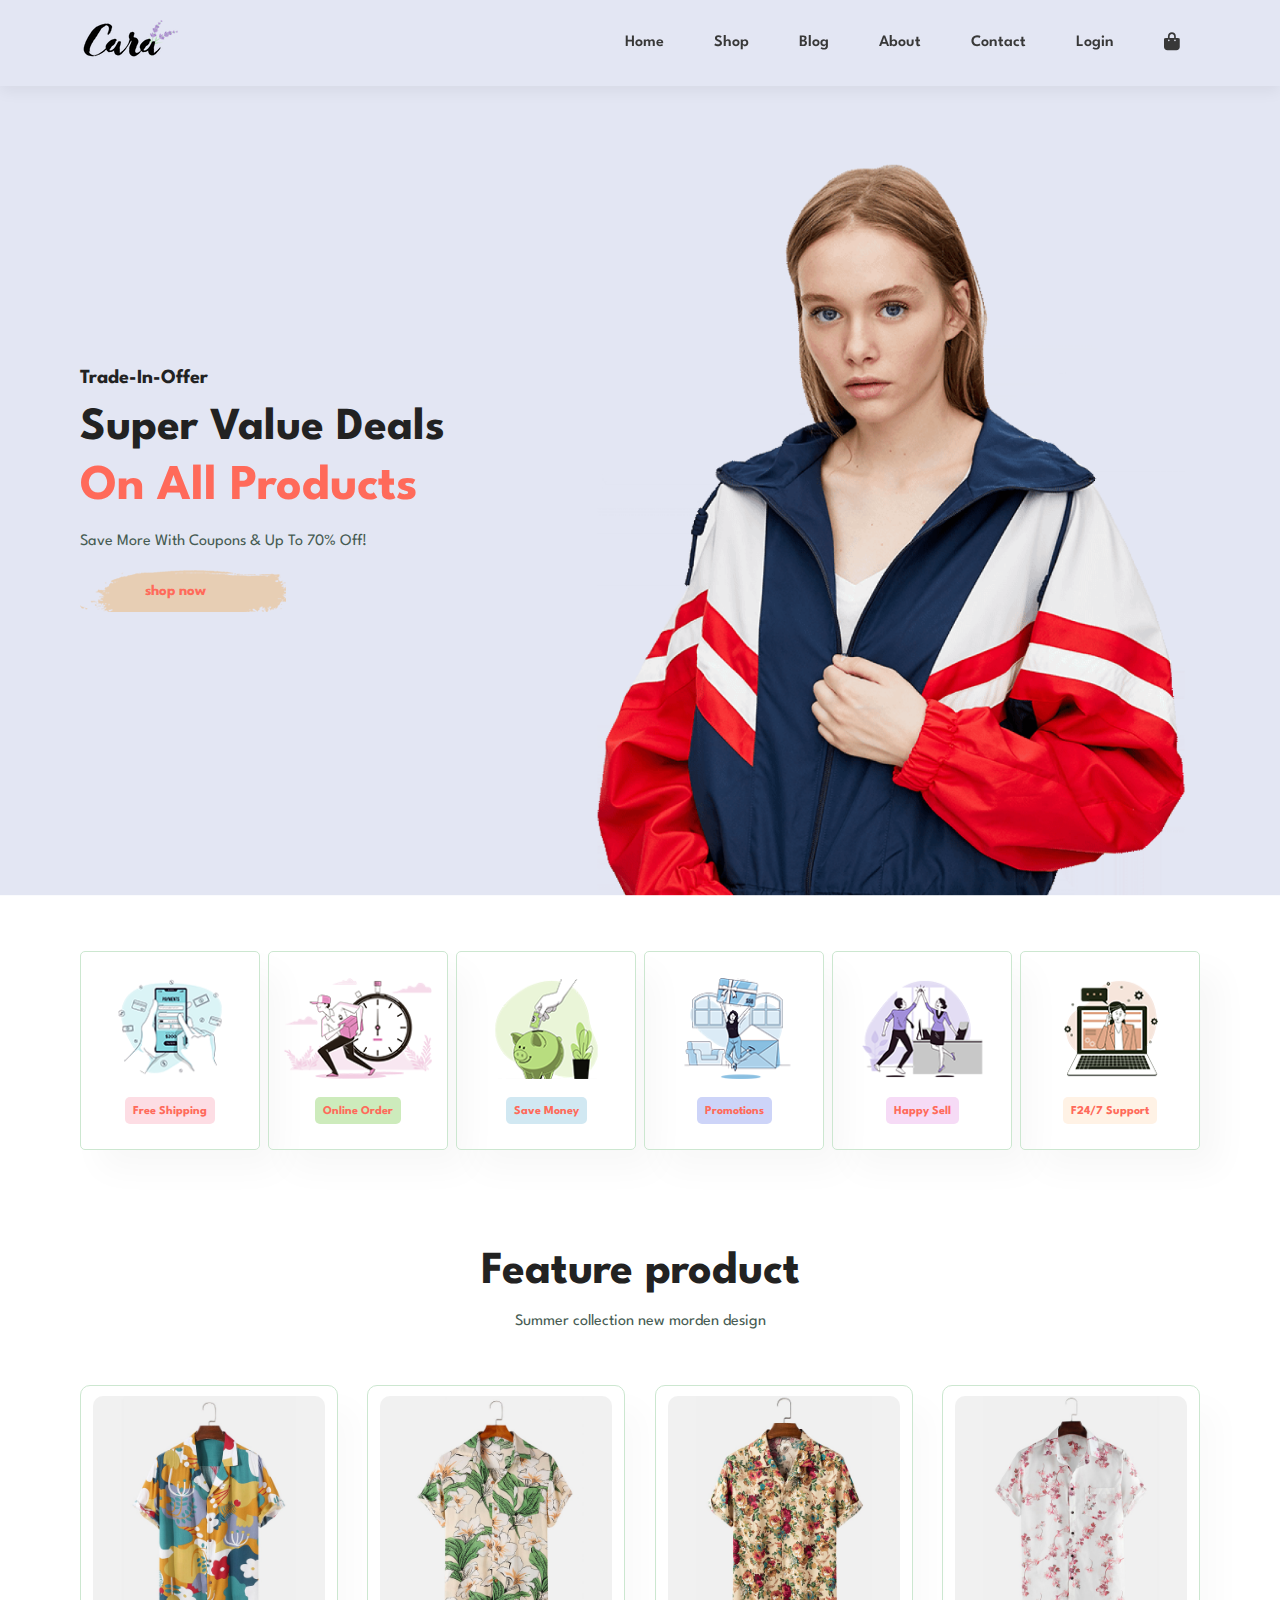
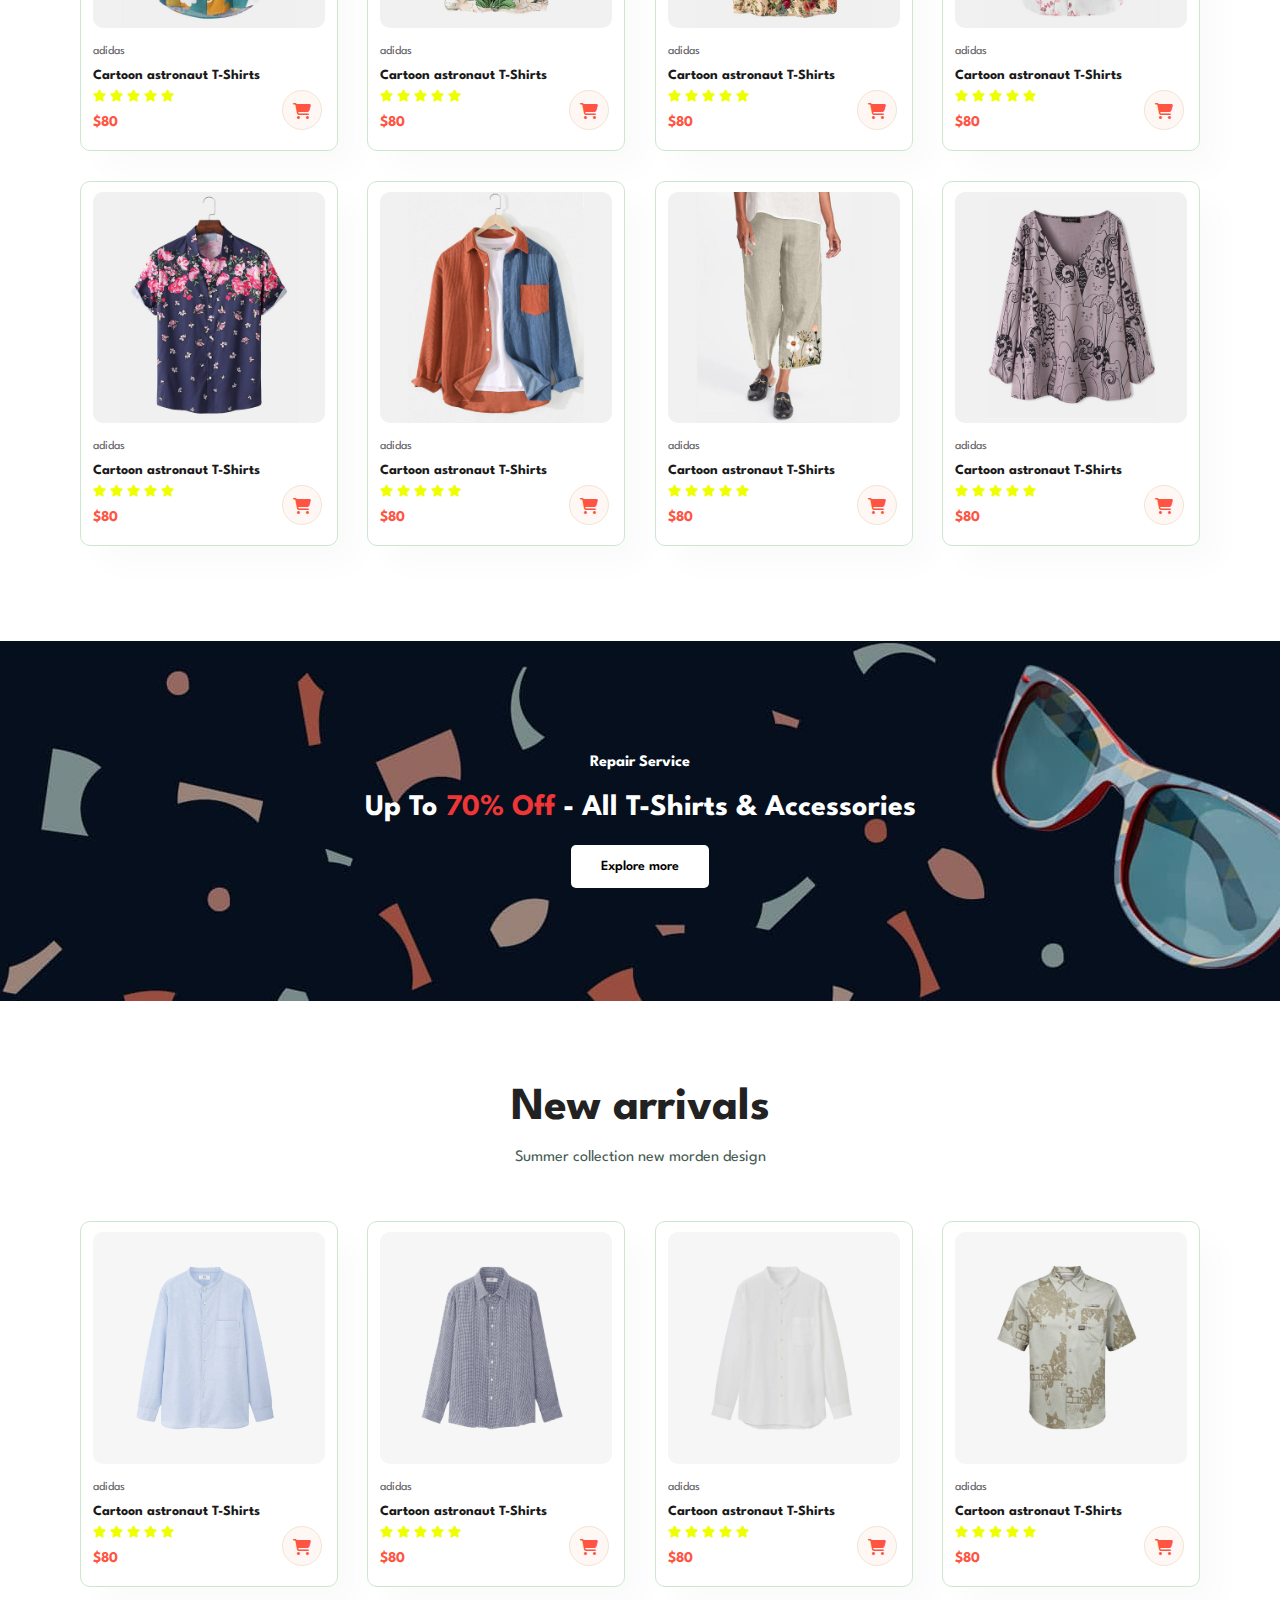
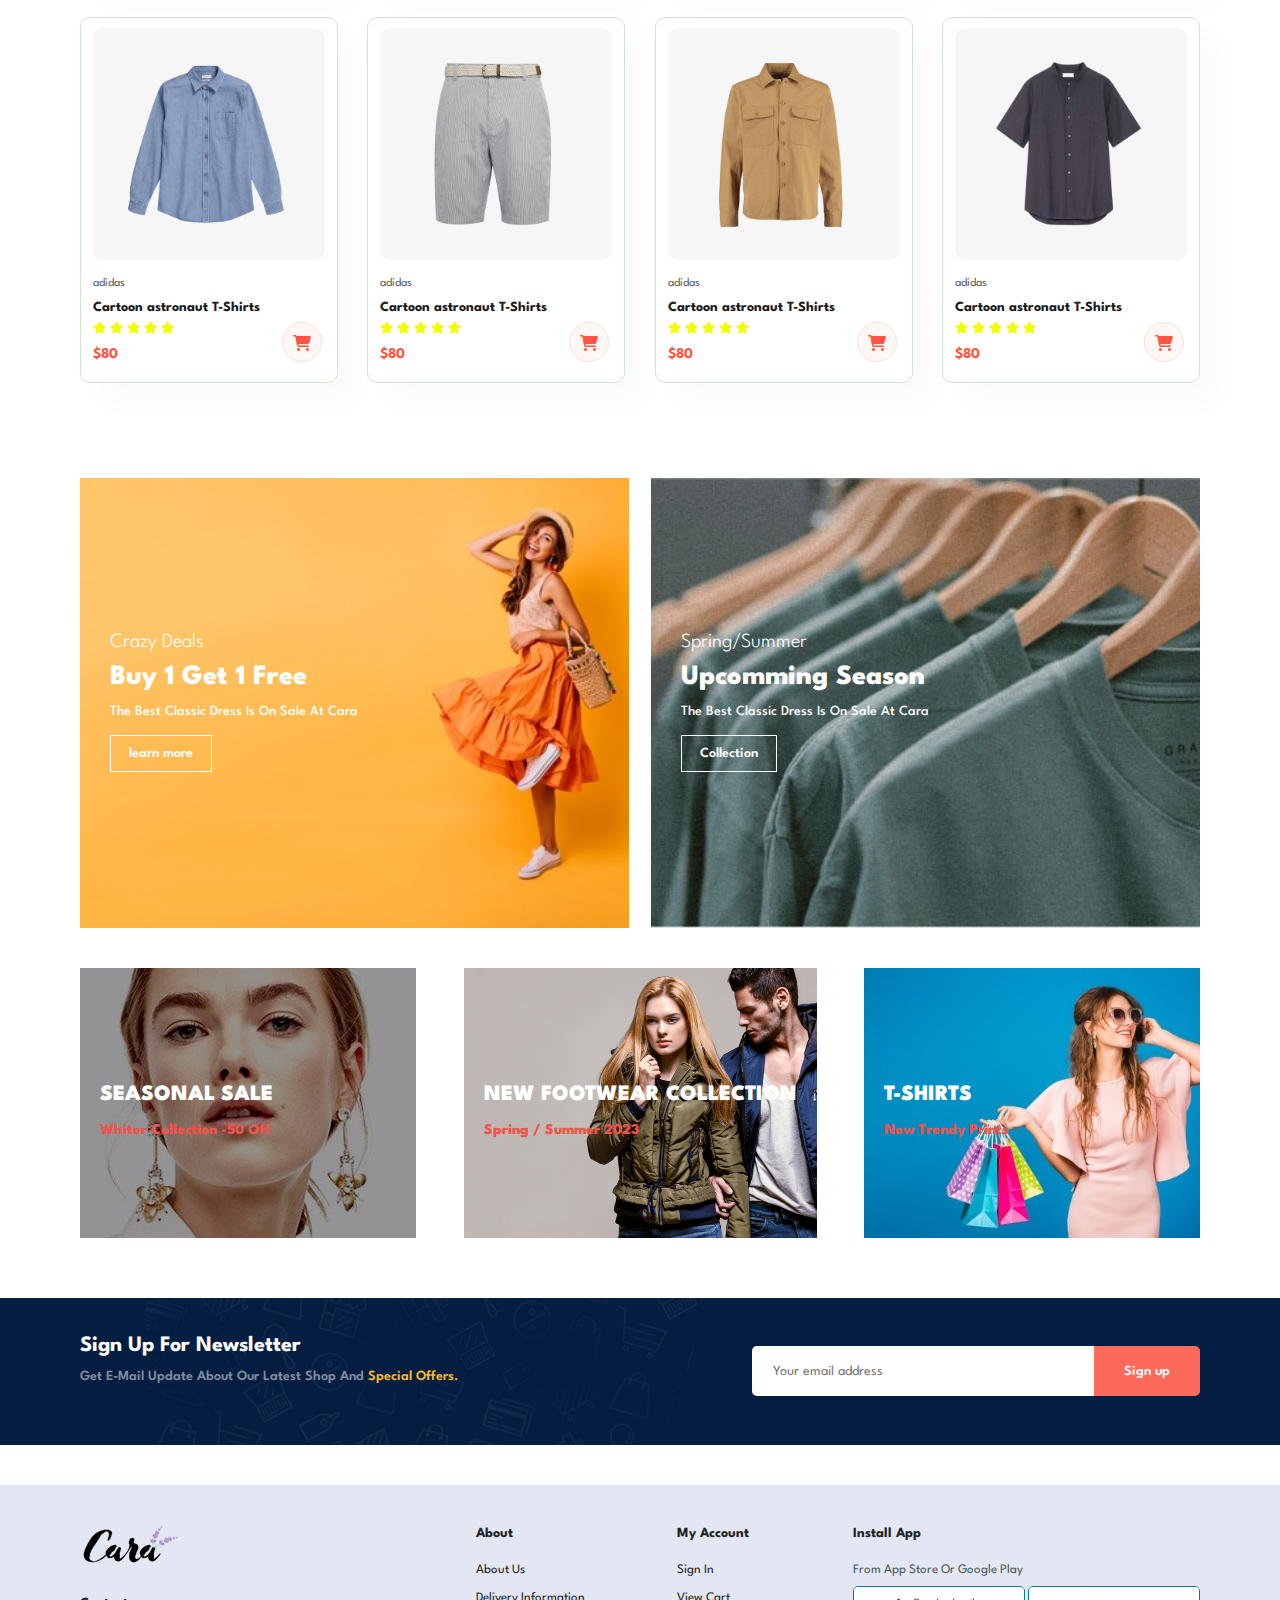
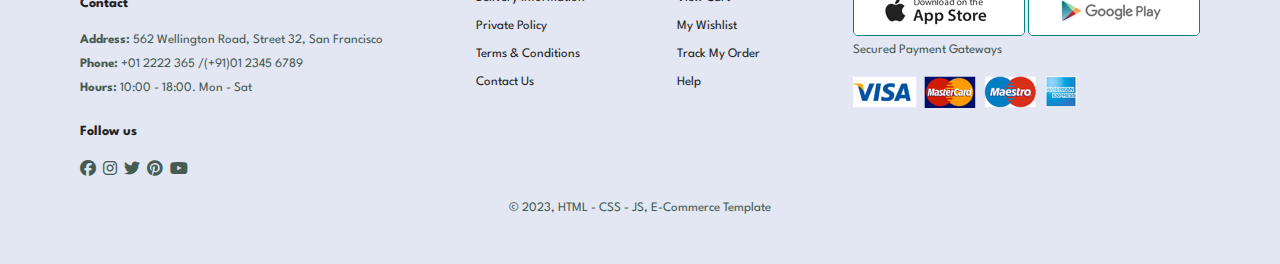
<file: public/index.html>
<!DOCTYPE html>
<html lang="en">
    <head>
        <meta charset="UTF-8" />
        <meta http-equiv="X-UA-Compatible" content="IE=edge" />
        <meta name="viewport" content="width=device-width, initial-scale=1.0" />
        <title>Cara E-commerce</title>
        <link rel="stylesheet" href="https://cdnjs.cloudflare.com/ajax/libs/font-awesome/6.4.0/css/all.min.css" />

        <link rel="stylesheet" href="css/style.css" />
        <link rel="stylesheet" href="css/responsive.css" />
    </head>

    <body>
        <header id="header"></header>

        <section id="hero">
            <h4>trade-in-offer</h4>
            <h2>super value deals</h2>
            <h1>on all products</h1>
            <p>save more with coupons & up to 70% off!</p>
            <button>shop now</button>
        </section>

        <section id="feature" class="section-p1">
            <div class="feature-box">
                <img src="./img/features/f1.png" alt="" />
                <h6>Free shipping</h6>
            </div>
            <div class="feature-box">
                <img src="./img/features/f2.png" alt="" />
                <h6>Online order</h6>
            </div>
            <div class="feature-box">
                <img src="./img/features/f3.png" alt="" />
                <h6>Save money</h6>
            </div>
            <div class="feature-box">
                <img src="./img/features/f4.png" alt="" />
                <h6>Promotions</h6>
            </div>
            <div class="feature-box">
                <img src="./img/features/f5.png" alt="" />
                <h6>Happy sell</h6>
            </div>
            <div class="feature-box">
                <img src="./img/features/f6.png" alt="" />
                <h6>F24/7 support</h6>
            </div>
        </section>

        <section id="product1" class="section-p1">
            <h2>Feature product</h2>
            <p>Summer collection new morden design</p>
            <div class="product-container">
                <div class="product" onclick="window.location.href='sproduct.html';">
                    <img class="product-img" src="./img/products/f1.jpg" alt="" />
                    <div class="product-desc">
                        <span class="brand">adidas</span>
                        <h5 class="product-title">Cartoon astronaut T-Shirts</h5>
                        <div class="star">
                            <i class="fa-solid fa-star"></i>
                            <i class="fa-solid fa-star"></i>
                            <i class="fa-solid fa-star"></i>
                            <i class="fa-solid fa-star"></i>
                            <i class="fa-solid fa-star"></i>
                        </div>
                        <h4 class="price">$80</h4>
                    </div>
                    <a href="#">
                        <i class="cart-icon fa-solid fa-cart-shopping"></i>
                    </a>
                </div>
                <div class="product" onclick="window.location.href='sproduct.html';">
                    <img class="product-img" src="./img/products/f2.jpg" alt="" />
                    <div class="product-desc">
                        <span class="brand">adidas</span>
                        <h5 class="product-title">Cartoon astronaut T-Shirts</h5>
                        <div class="star">
                            <i class="fa-solid fa-star"></i>
                            <i class="fa-solid fa-star"></i>
                            <i class="fa-solid fa-star"></i>
                            <i class="fa-solid fa-star"></i>
                            <i class="fa-solid fa-star"></i>
                        </div>
                        <h4 class="price">$80</h4>
                    </div>
                    <a href="#">
                        <i class="cart-icon fa-solid fa-cart-shopping"></i>
                    </a>
                </div>
                <div class="product" onclick="window.location.href='sproduct.html';">
                    <img class="product-img" src="./img/products/f3.jpg" alt="" />
                    <div class="product-desc">
                        <span class="brand">adidas</span>
                        <h5 class="product-title">Cartoon astronaut T-Shirts</h5>
                        <div class="star">
                            <i class="fa-solid fa-star"></i>
                            <i class="fa-solid fa-star"></i>
                            <i class="fa-solid fa-star"></i>
                            <i class="fa-solid fa-star"></i>
                            <i class="fa-solid fa-star"></i>
                        </div>
                        <h4 class="price">$80</h4>
                    </div>
                    <a href="#">
                        <i class="cart-icon fa-solid fa-cart-shopping"></i>
                    </a>
                </div>
                <div class="product">
                    <img class="product-img" src="./img/products/f4.jpg" alt="" />
                    <div class="product-desc">
                        <span class="brand">adidas</span>
                        <h5 class="product-title">Cartoon astronaut T-Shirts</h5>
                        <div class="star">
                            <i class="fa-solid fa-star"></i>
                            <i class="fa-solid fa-star"></i>
                            <i class="fa-solid fa-star"></i>
                            <i class="fa-solid fa-star"></i>
                            <i class="fa-solid fa-star"></i>
                        </div>
                        <h4 class="price">$80</h4>
                    </div>
                    <a href="#">
                        <i class="cart-icon fa-solid fa-cart-shopping"></i>
                    </a>
                </div>
                <div class="product">
                    <img class="product-img" src="./img/products/f5.jpg" alt="" />
                    <div class="product-desc">
                        <span class="brand">adidas</span>
                        <h5 class="product-title">Cartoon astronaut T-Shirts</h5>
                        <div class="star">
                            <i class="fa-solid fa-star"></i>
                            <i class="fa-solid fa-star"></i>
                            <i class="fa-solid fa-star"></i>
                            <i class="fa-solid fa-star"></i>
                            <i class="fa-solid fa-star"></i>
                        </div>
                        <h4 class="price">$80</h4>
                    </div>
                    <a href="#">
                        <i class="cart-icon fa-solid fa-cart-shopping"></i>
                    </a>
                </div>
                <div class="product">
                    <img class="product-img" src="./img/products/f6.jpg" alt="" />
                    <div class="product-desc">
                        <span class="brand">adidas</span>
                        <h5 class="product-title">Cartoon astronaut T-Shirts</h5>
                        <div class="star">
                            <i class="fa-solid fa-star"></i>
                            <i class="fa-solid fa-star"></i>
                            <i class="fa-solid fa-star"></i>
                            <i class="fa-solid fa-star"></i>
                            <i class="fa-solid fa-star"></i>
                        </div>
                        <h4 class="price">$80</h4>
                    </div>
                    <a href="#">
                        <i class="cart-icon fa-solid fa-cart-shopping"></i>
                    </a>
                </div>
                <div class="product">
                    <img class="product-img" src="./img/products/f7.jpg" alt="" />
                    <div class="product-desc">
                        <span class="brand">adidas</span>
                        <h5 class="product-title">Cartoon astronaut T-Shirts</h5>
                        <div class="star">
                            <i class="fa-solid fa-star"></i>
                            <i class="fa-solid fa-star"></i>
                            <i class="fa-solid fa-star"></i>
                            <i class="fa-solid fa-star"></i>
                            <i class="fa-solid fa-star"></i>
                        </div>
                        <h4 class="price">$80</h4>
                    </div>
                    <a href="#">
                        <i class="cart-icon fa-solid fa-cart-shopping"></i>
                    </a>
                </div>
                <div class="product">
                    <img class="product-img" src="./img/products/f8.jpg" alt="" />
                    <div class="product-desc">
                        <span class="brand">adidas</span>
                        <h5 class="product-title">Cartoon astronaut T-Shirts</h5>
                        <div class="star">
                            <i class="fa-solid fa-star"></i>
                            <i class="fa-solid fa-star"></i>
                            <i class="fa-solid fa-star"></i>
                            <i class="fa-solid fa-star"></i>
                            <i class="fa-solid fa-star"></i>
                        </div>
                        <h4 class="price">$80</h4>
                    </div>
                    <a href="#">
                        <i class="cart-icon fa-solid fa-cart-shopping"></i>
                    </a>
                </div>
            </div>
        </section>

        <section id="banner" class="section-m1">
            <h4>repair service</h4>
            <h2>up to <span>70% off</span> - all t-shirts & accessories</h2>
            <button class="normal">Explore more</button>
        </section>

        <section id="product1" class="section-p1">
            <h2>New arrivals</h2>
            <p>Summer collection new morden design</p>
            <div class="product-container">
                <div class="product" onclick="window.location.href='sproduct.html';">
                    <img class="product-img" src="./img/products/n1.jpg" alt="" />
                    <div class="product-desc">
                        <span class="brand">adidas</span>
                        <h5 class="product-title">Cartoon astronaut T-Shirts</h5>
                        <div class="star">
                            <i class="fa-solid fa-star"></i>
                            <i class="fa-solid fa-star"></i>
                            <i class="fa-solid fa-star"></i>
                            <i class="fa-solid fa-star"></i>
                            <i class="fa-solid fa-star"></i>
                        </div>
                        <h4 class="price">$80</h4>
                    </div>
                    <a href="#">
                        <i class="cart-icon fa-solid fa-cart-shopping"></i>
                    </a>
                </div>
                <div class="product" onclick="window.location.href='sproduct.html';">
                    <img class="product-img" src="./img/products/n2.jpg" alt="" />
                    <div class="product-desc">
                        <span class="brand">adidas</span>
                        <h5 class="product-title">Cartoon astronaut T-Shirts</h5>
                        <div class="star">
                            <i class="fa-solid fa-star"></i>
                            <i class="fa-solid fa-star"></i>
                            <i class="fa-solid fa-star"></i>
                            <i class="fa-solid fa-star"></i>
                            <i class="fa-solid fa-star"></i>
                        </div>
                        <h4 class="price">$80</h4>
                    </div>
                    <a href="#">
                        <i class="cart-icon fa-solid fa-cart-shopping"></i>
                    </a>
                </div>
                <div class="product" onclick="window.location.href='sproduct.html';">
                    <img class="product-img" src="./img/products/n3.jpg" alt="" />
                    <div class="product-desc">
                        <span class="brand">adidas</span>
                        <h5 class="product-title">Cartoon astronaut T-Shirts</h5>
                        <div class="star">
                            <i class="fa-solid fa-star"></i>
                            <i class="fa-solid fa-star"></i>
                            <i class="fa-solid fa-star"></i>
                            <i class="fa-solid fa-star"></i>
                            <i class="fa-solid fa-star"></i>
                        </div>
                        <h4 class="price">$80</h4>
                    </div>
                    <a href="#">
                        <i class="cart-icon fa-solid fa-cart-shopping"></i>
                    </a>
                </div>
                <div class="product">
                    <img class="product-img" src="./img/products/n4.jpg" alt="" />
                    <div class="product-desc">
                        <span class="brand">adidas</span>
                        <h5 class="product-title">Cartoon astronaut T-Shirts</h5>
                        <div class="star">
                            <i class="fa-solid fa-star"></i>
                            <i class="fa-solid fa-star"></i>
                            <i class="fa-solid fa-star"></i>
                            <i class="fa-solid fa-star"></i>
                            <i class="fa-solid fa-star"></i>
                        </div>
                        <h4 class="price">$80</h4>
                    </div>
                    <a href="#">
                        <i class="cart-icon fa-solid fa-cart-shopping"></i>
                    </a>
                </div>
                <div class="product">
                    <img class="product-img" src="./img/products/n5.jpg" alt="" />
                    <div class="product-desc">
                        <span class="brand">adidas</span>
                        <h5 class="product-title">Cartoon astronaut T-Shirts</h5>
                        <div class="star">
                            <i class="fa-solid fa-star"></i>
                            <i class="fa-solid fa-star"></i>
                            <i class="fa-solid fa-star"></i>
                            <i class="fa-solid fa-star"></i>
                            <i class="fa-solid fa-star"></i>
                        </div>
                        <h4 class="price">$80</h4>
                    </div>
                    <a href="#">
                        <i class="cart-icon fa-solid fa-cart-shopping"></i>
                    </a>
                </div>
                <div class="product">
                    <img class="product-img" src="./img/products/n6.jpg" alt="" />
                    <div class="product-desc">
                        <span class="brand">adidas</span>
                        <h5 class="product-title">Cartoon astronaut T-Shirts</h5>
                        <div class="star">
                            <i class="fa-solid fa-star"></i>
                            <i class="fa-solid fa-star"></i>
                            <i class="fa-solid fa-star"></i>
                            <i class="fa-solid fa-star"></i>
                            <i class="fa-solid fa-star"></i>
                        </div>
                        <h4 class="price">$80</h4>
                    </div>
                    <a href="#">
                        <i class="cart-icon fa-solid fa-cart-shopping"></i>
                    </a>
                </div>
                <div class="product">
                    <img class="product-img" src="./img/products/n7.jpg" alt="" />
                    <div class="product-desc">
                        <span class="brand">adidas</span>
                        <h5 class="product-title">Cartoon astronaut T-Shirts</h5>
                        <div class="star">
                            <i class="fa-solid fa-star"></i>
                            <i class="fa-solid fa-star"></i>
                            <i class="fa-solid fa-star"></i>
                            <i class="fa-solid fa-star"></i>
                            <i class="fa-solid fa-star"></i>
                        </div>
                        <h4 class="price">$80</h4>
                    </div>
                    <a href="#">
                        <i class="cart-icon fa-solid fa-cart-shopping"></i>
                    </a>
                </div>
                <div class="product">
                    <img class="product-img" src="./img/products/n8.jpg" alt="" />
                    <div class="product-desc">
                        <span class="brand">adidas</span>
                        <h5 class="product-title">Cartoon astronaut T-Shirts</h5>
                        <div class="star">
                            <i class="fa-solid fa-star"></i>
                            <i class="fa-solid fa-star"></i>
                            <i class="fa-solid fa-star"></i>
                            <i class="fa-solid fa-star"></i>
                            <i class="fa-solid fa-star"></i>
                        </div>
                        <h4 class="price">$80</h4>
                    </div>
                    <a href="#">
                        <i class="cart-icon fa-solid fa-cart-shopping"></i>
                    </a>
                </div>
            </div>
        </section>

        <section id="sm-banner" class="section-p1">
            <div class="banner-box">
                <h4>crazy deals</h4>
                <h2>buy 1 get 1 free</h2>
                <span>the best classic dress is on sale at cara</span>
                <button class="white">learn more</button>
            </div>
            <div class="banner-box banner-box2">
                <h4>spring/summer</h4>
                <h2>upcomming season</h2>
                <span>the best classic dress is on sale at cara</span>
                <button class="white">Collection</button>
            </div>
        </section>

        <section id="banner3">
            <div class="banner-box">
                <h2>seasonal sale</h2>
                <h3>whiter collection -50 off</h3>
            </div>
            <div class="banner-box banner-box2">
                <h2>new footwear collection</h2>
                <h3>spring / summer 2023</h3>
            </div>
            <div class="banner-box banner-box3">
                <h2>t-shirts</h2>
                <h3>new trendy prints</h3>
            </div>
        </section>

        <section id="newsletter" class="section-p1 section-m1">
            <div class="newtext">
                <h4>sign up for newsletter</h4>
                <p>get e-mail update about our latest shop and <span>special offers.</span></p>
            </div>
            <div class="form">
                <input type="text" placeholder="Your email address" />
                <button class="normal">Sign up</button>
            </div>
        </section>

        <footer id="footer" class="section-p1"></footer>

        <script src="js/script.js"></script>
        <script src="js/navbar.js"></script>
        <script src="js/footer.js"></script>
    </body>
</html>
</file>
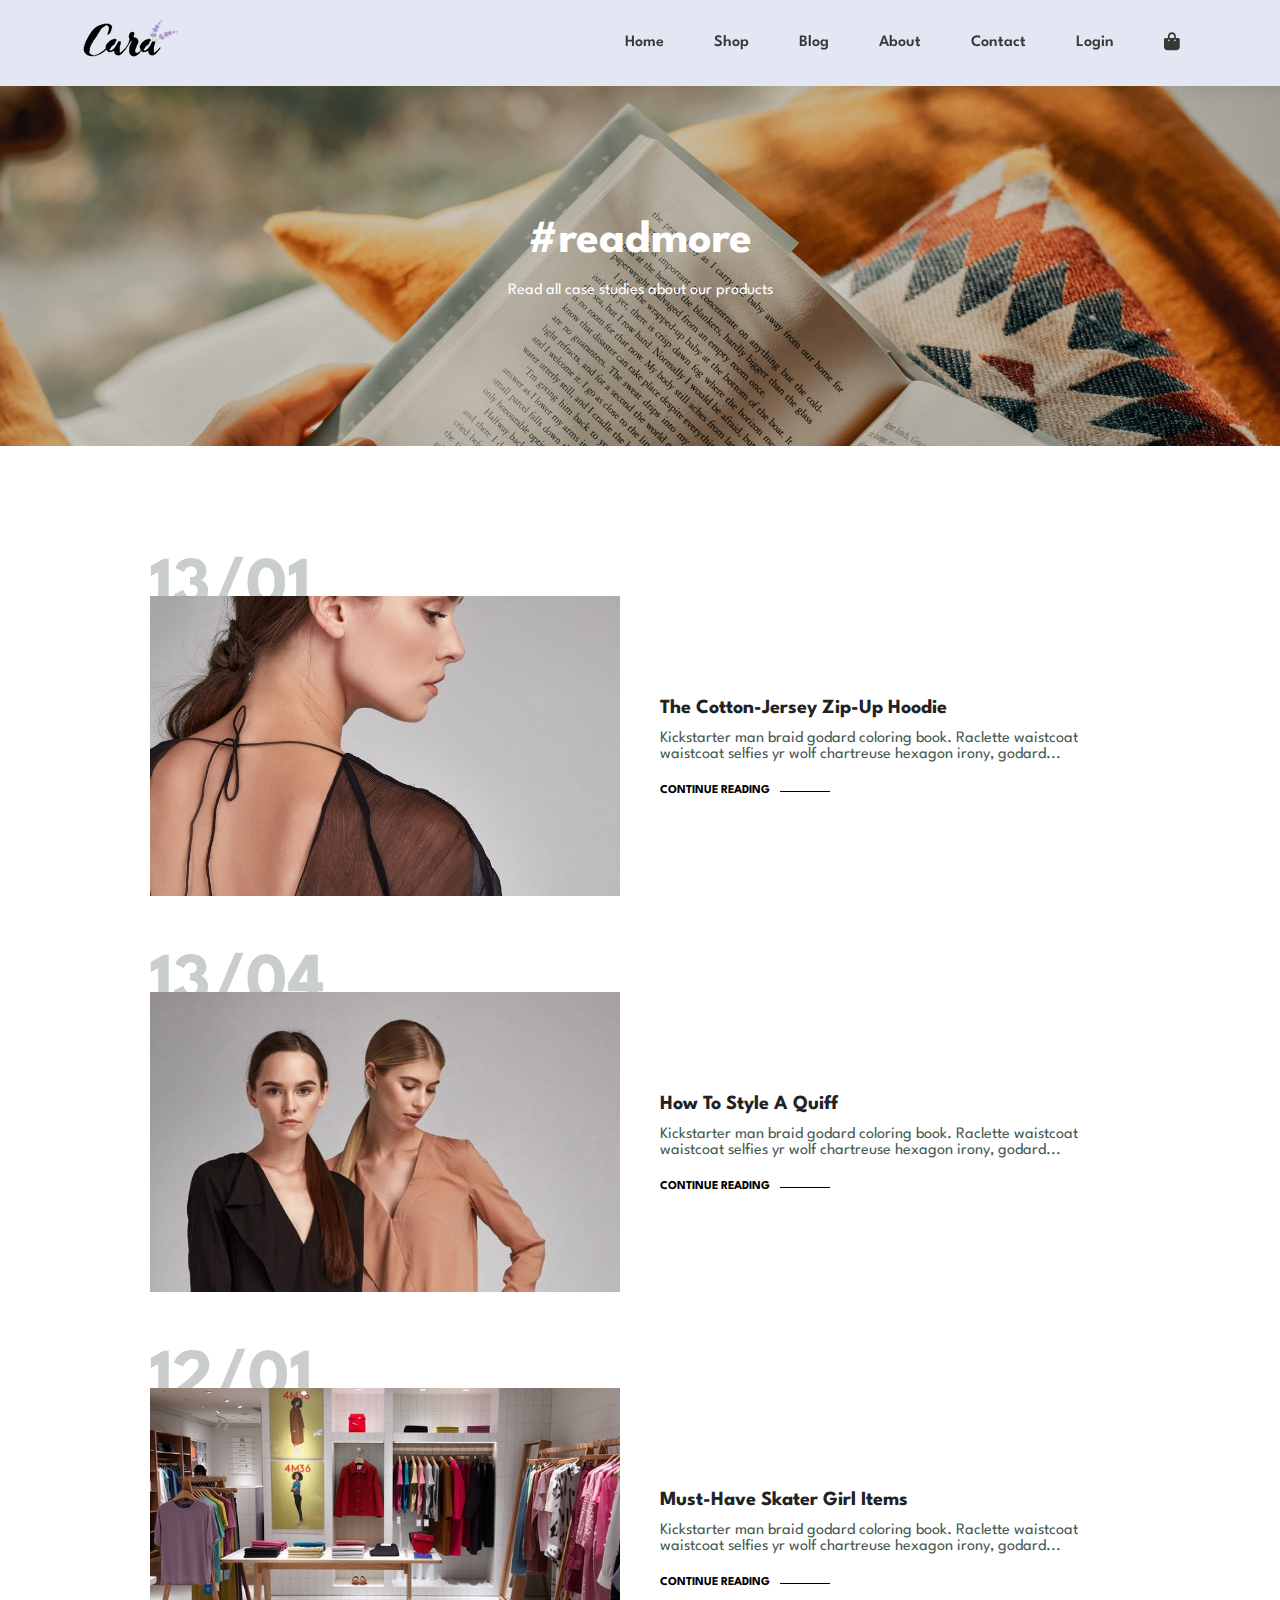
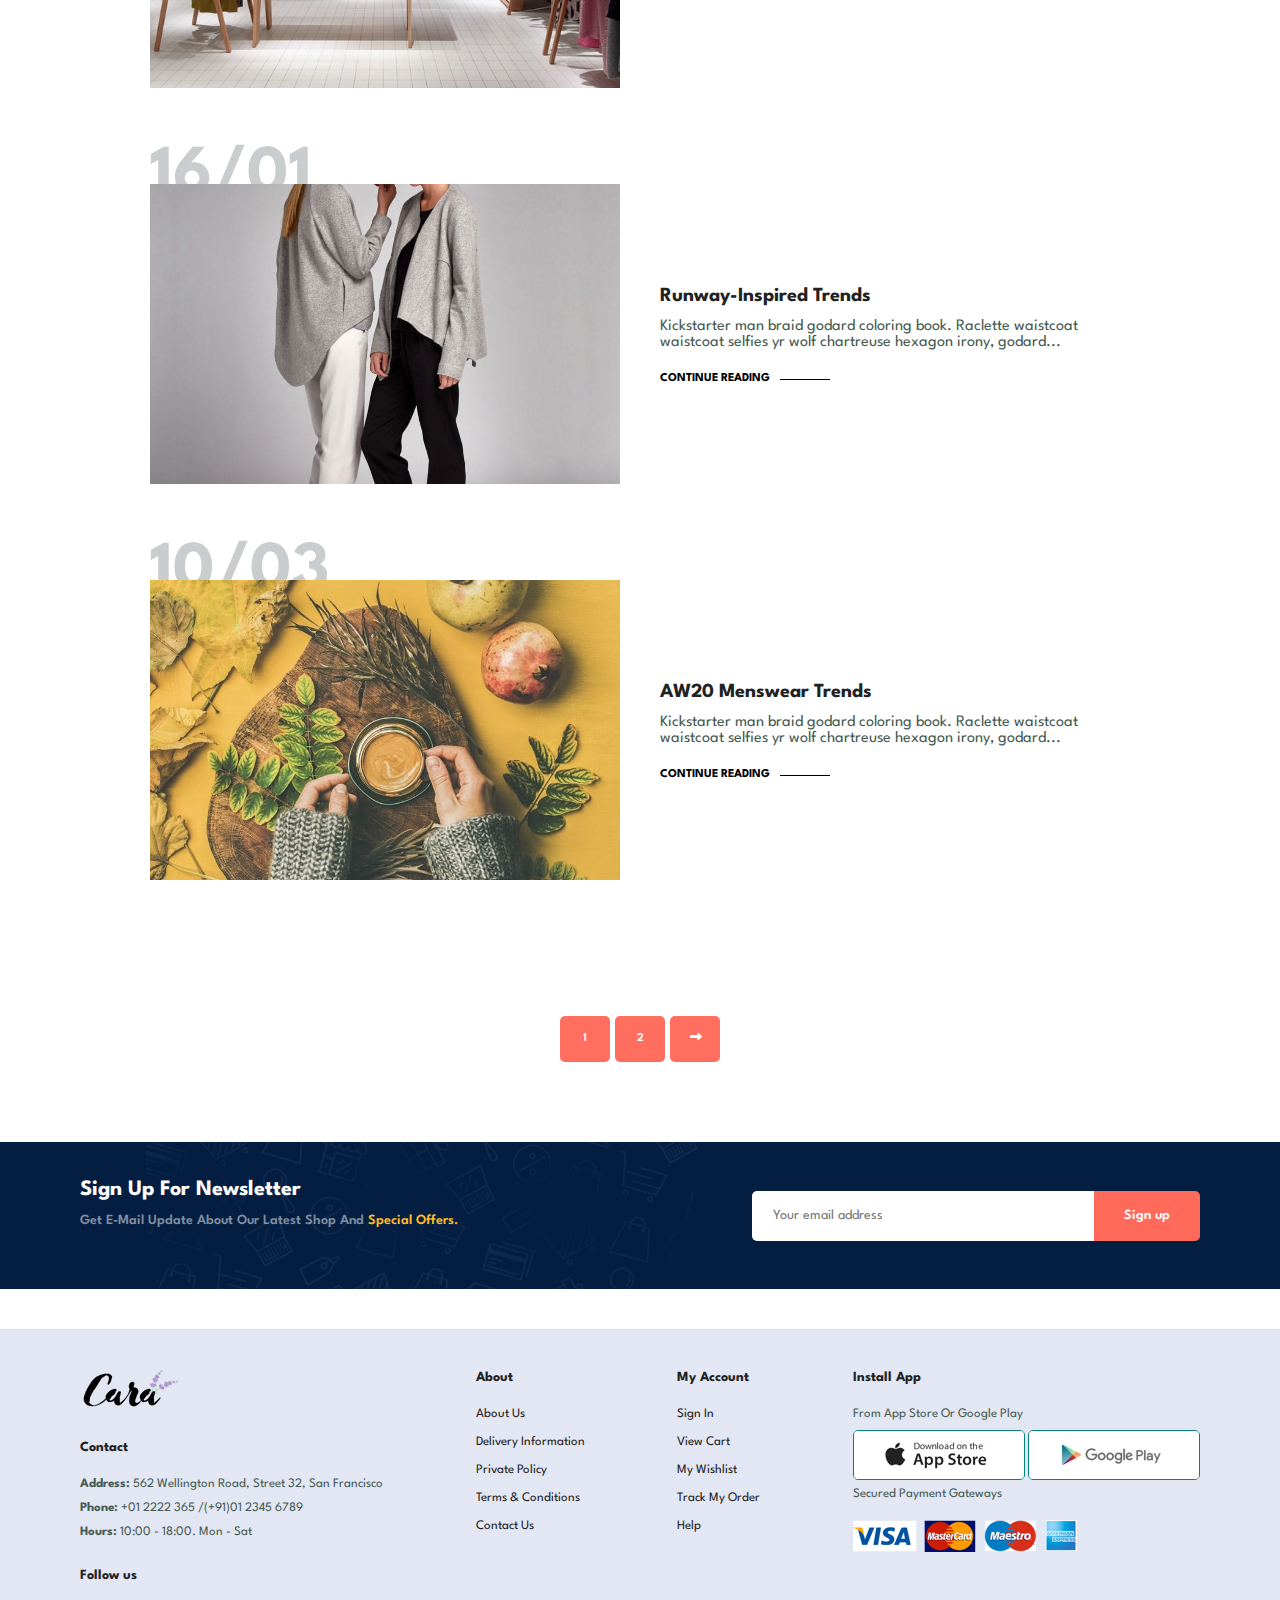
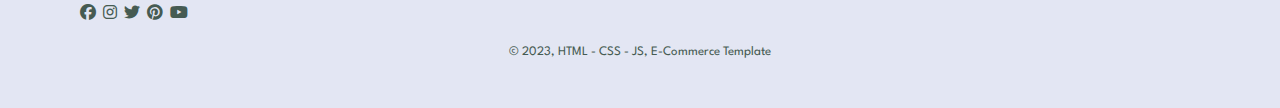
<file: public/blog.html>
<!DOCTYPE html>
<html lang="en">
    <head>
        <meta charset="UTF-8" />
        <meta http-equiv="X-UA-Compatible" content="IE=edge" />
        <meta name="viewport" content="width=device-width, initial-scale=1.0" />
        <title>Cara E-commerce</title>
        <link rel="stylesheet" href="https://cdnjs.cloudflare.com/ajax/libs/font-awesome/6.4.0/css/all.min.css" />

        <link rel="stylesheet" href="css/style.css" />
        <link rel="stylesheet" href="css/shop.css" />
        <link rel="stylesheet" href="css/blog.css" />
        <link rel="stylesheet" href="css/responsive.css" />
    </head>

    <body>
        <header id="header"></header>

        <section id="page-header" class="blog-header">
            <h2>#readmore</h2>
            <p>Read all case studies about our products</p>
        </section>

        <section id="blog">
            <div class="blog-box">
                <div class="blog-img">
                    <img src="./img/blog/b1.jpg" alt="" />
                </div>
                <div class="blog-details">
                    <h4>The cotton-jersey zip-up hoodie</h4>
                    <p>
                        Kickstarter man braid godard coloring book. Raclette waistcoat waistcoat selfies yr wolf chartreuse hexagon irony, godard...
                    </p>
                    <a href="#">continue reading</a>
                </div>
                <h1>13/01</h1>
            </div>
            <div class="blog-box">
                <div class="blog-img">
                    <img src="./img/blog/b2.jpg" alt="" />
                </div>
                <div class="blog-details">
                    <h4>How to style a quiff</h4>
                    <p>
                        Kickstarter man braid godard coloring book. Raclette waistcoat waistcoat selfies yr wolf chartreuse hexagon irony, godard...
                    </p>
                    <a href="#">continue reading</a>
                </div>
                <h1>13/04</h1>
            </div>
            <div class="blog-box">
                <div class="blog-img">
                    <img src="./img/blog/b3.jpg" alt="" />
                </div>
                <div class="blog-details">
                    <h4>Must-Have skater girl items</h4>
                    <p>
                        Kickstarter man braid godard coloring book. Raclette waistcoat waistcoat selfies yr wolf chartreuse hexagon irony, godard...
                    </p>
                    <a href="#">continue reading</a>
                </div>
                <h1>12/01</h1>
            </div>
            <div class="blog-box">
                <div class="blog-img">
                    <img src="./img/blog/b4.jpg" alt="" />
                </div>
                <div class="blog-details">
                    <h4>Runway-Inspired Trends</h4>
                    <p>
                        Kickstarter man braid godard coloring book. Raclette waistcoat waistcoat selfies yr wolf chartreuse hexagon irony, godard...
                    </p>
                    <a href="#">continue reading</a>
                </div>
                <h1>16/01</h1>
            </div>
            <div class="blog-box">
                <div class="blog-img">
                    <img src="./img/blog/b6.jpg" alt="" />
                </div>
                <div class="blog-details">
                    <h4>AW20 Menswear Trends</h4>
                    <p>
                        Kickstarter man braid godard coloring book. Raclette waistcoat waistcoat selfies yr wolf chartreuse hexagon irony, godard...
                    </p>
                    <a href="#">continue reading</a>
                </div>
                <h1>10/03</h1>
            </div>
        </section>

        <section id="pagination" class="section-p1">
            <a href="#">1</a>
            <a href="#">2</a>
            <a href="#"><i class="fa-solid fa-right-long"></i></a>
        </section>

        <section id="newsletter" class="section-p1 section-m1">
            <div class="newtext">
                <h4>sign up for newsletter</h4>
                <p>get e-mail update about our latest shop and <span>special offers.</span></p>
            </div>
            <div class="form">
                <input type="text" placeholder="Your email address" />
                <button class="normal">Sign up</button>
            </div>
        </section>

        <footer id="footer" class="section-p1"></footer>

        <script src="./js/navbar.js"></script>
        <script src="./js/footer.js"></script>
    </body>
</html>
</file>
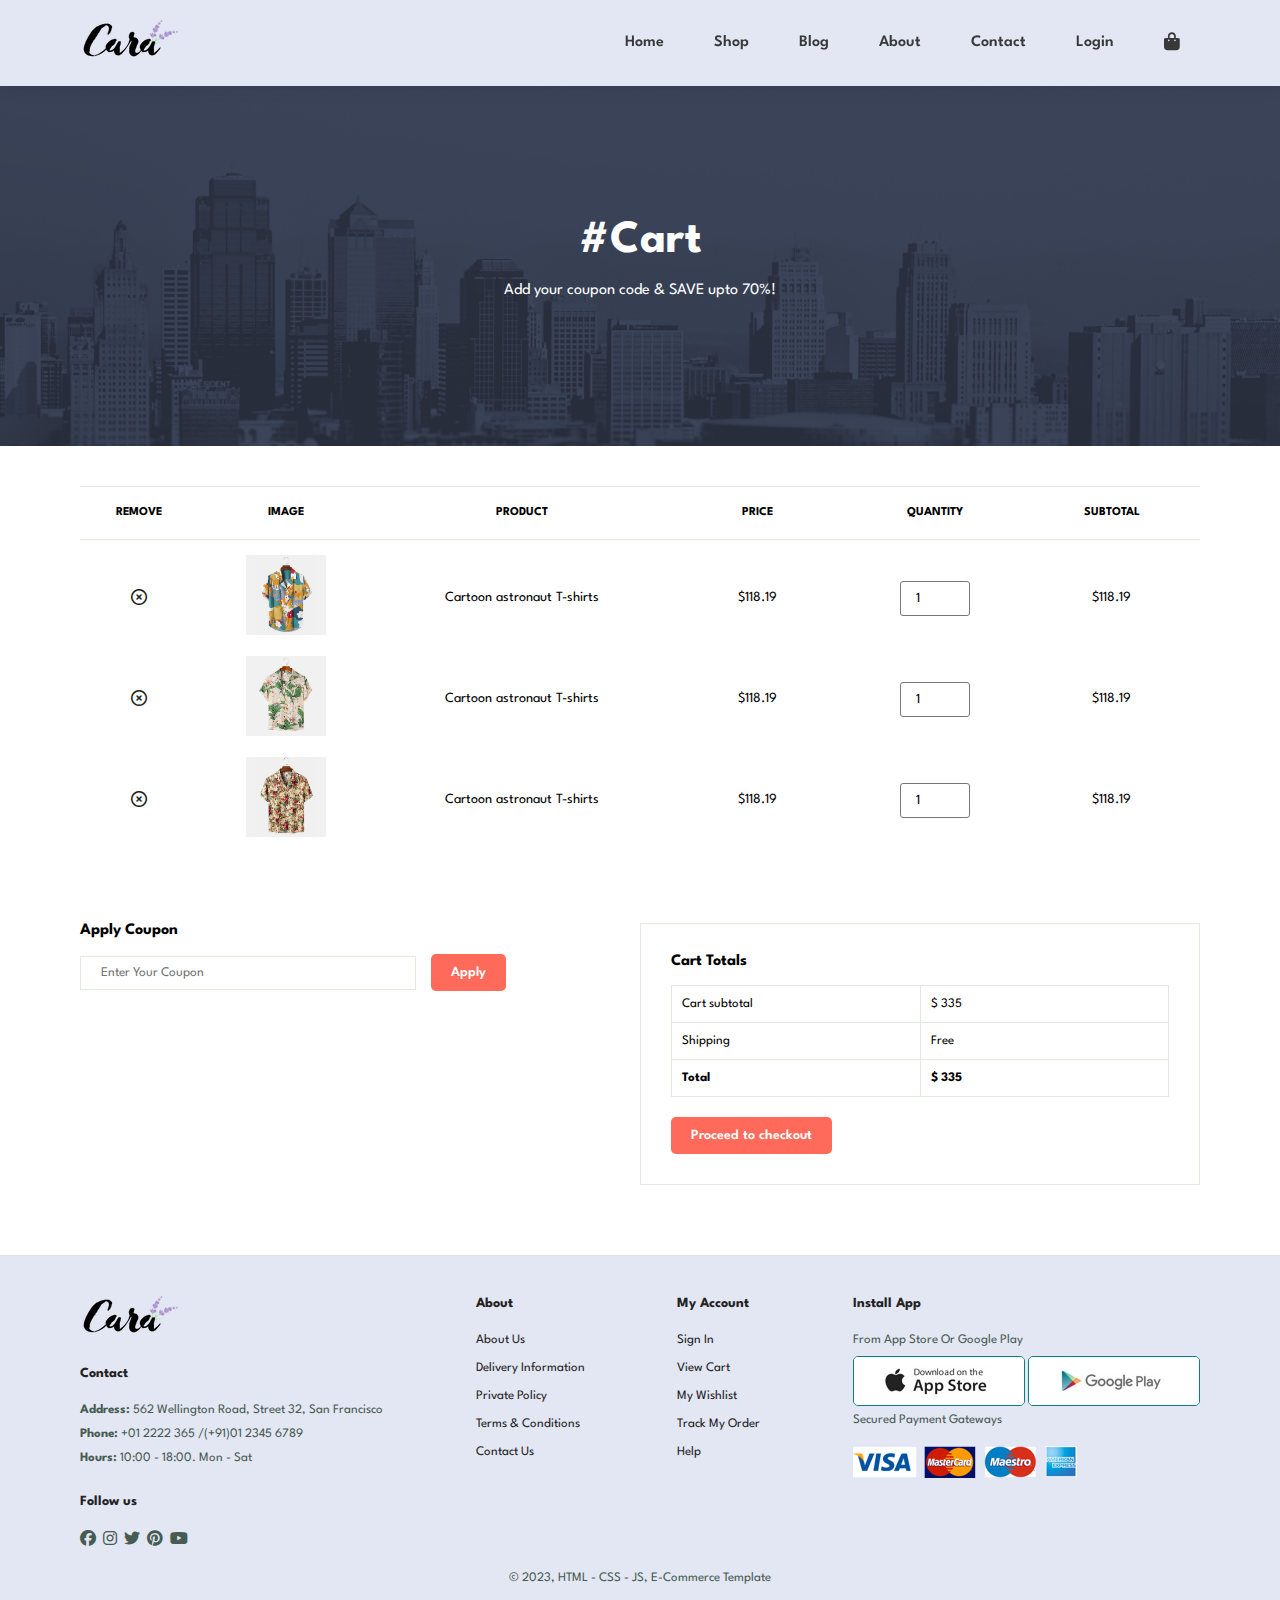
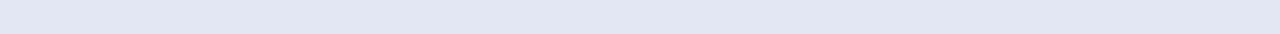
<file: public/cart.html>
<!DOCTYPE html>
<html lang="en">
    <head>
        <meta charset="UTF-8" />
        <meta http-equiv="X-UA-Compatible" content="IE=edge" />
        <meta name="viewport" content="width=device-width, initial-scale=1.0" />
        <title>Cara E-commerce</title>
        <link rel="stylesheet" href="https://cdnjs.cloudflare.com/ajax/libs/font-awesome/6.4.0/css/all.min.css" />

        <link rel="stylesheet" href="css/style.css" />
        <link rel="stylesheet" href="css/shop.css" />
        <link rel="stylesheet" href="css/contact.css" />
        <link rel="stylesheet" href="css/cart.css" />
        <link rel="stylesheet" href="css/responsive.css" />
    </head>

    <body>
        <header id="header"></header>

        <section id="page-header" class="contact-header">
            <h2>#Cart</h2>
            <p>Add your coupon code & SAVE upto 70%!</p>
        </section>

        <section id="cart" class="section-p1">
            <table width="100%">
                <thead>
                    <tr>
                        <td class="remove">Remove</td>
                        <td class="pro-img">Image</td>
                        <td class="pro-title">Product</td>
                        <td class="price">Price</td>
                        <td class="quantity">Quantity</td>
                        <td class="subtotal">Subtotal</td>
                    </tr>
                </thead>
                <tbody class="cart-box">
                    <tr class="product-item">
                        <td class="remove">
                            <a href="#"><i class="fa-regular fa-circle-xmark"></i></a>
                        </td>
                        <td class="pro-img">
                            <img src="./img/products/f1.jpg" alt="" />
                        </td>
                        <td class="pro-title">Cartoon astronaut T-shirts</td>
                        <td class="price">$118.19</td>
                        <td class="quantity">
                            <input type="number" value="1" />
                        </td>
                        <td class="subtotal">$118.19</td>
                    </tr>
                    <tr class="product-item">
                        <td class="remove">
                            <a href="#"><i class="fa-regular fa-circle-xmark"></i></a>
                        </td>
                        <td class="pro-img">
                            <img src="./img/products/f2.jpg" alt="" />
                        </td>
                        <td class="pro-title">Cartoon astronaut T-shirts</td>
                        <td class="price">$118.19</td>
                        <td class="quantity">
                            <input type="number" value="1" />
                        </td>
                        <td class="subtotal">$118.19</td>
                    </tr>
                    <tr class="product-item">
                        <td class="remove">
                            <a href="#"><i class="fa-regular fa-circle-xmark"></i></a>
                        </td>
                        <td class="pro-img">
                            <img src="./img/products/f3.jpg" alt="" />
                        </td>
                        <td class="pro-title">Cartoon astronaut T-shirts</td>
                        <td class="price">$118.19</td>
                        <td class="quantity">
                            <input type="number" value="1" />
                        </td>
                        <td class="subtotal">$118.19</td>
                    </tr>
                </tbody>
            </table>
        </section>

        <section id="cart-add" class="section-p1">
            <div id="coupon">
                <h3>Apply coupon</h3>
                <div class="form-group">
                    <input type="text" placeholder="Enter Your Coupon" />
                    <button class="normal">Apply</button>
                </div>
            </div>

            <div id="subtotal">
                <h3>Cart totals</h3>
                <table>
                    <tr>
                        <td>Cart subtotal</td>
                        <td>$ 335</td>
                    </tr>
                    <tr>
                        <td>Shipping</td>
                        <td>Free</td>
                    </tr>
                    <tr>
                        <td><strong>Total</strong></td>
                        <td><strong>$ 335</strong></td>
                    </tr>
                </table>
                <button class="normal">Proceed to checkout</button>
            </div>
        </section>

        <footer id="footer" class="section-p1"></footer>

        <script src="js/navbar.js"></script>
        <script src="js/footer.js"></script>
    </body>
</html>
</file>
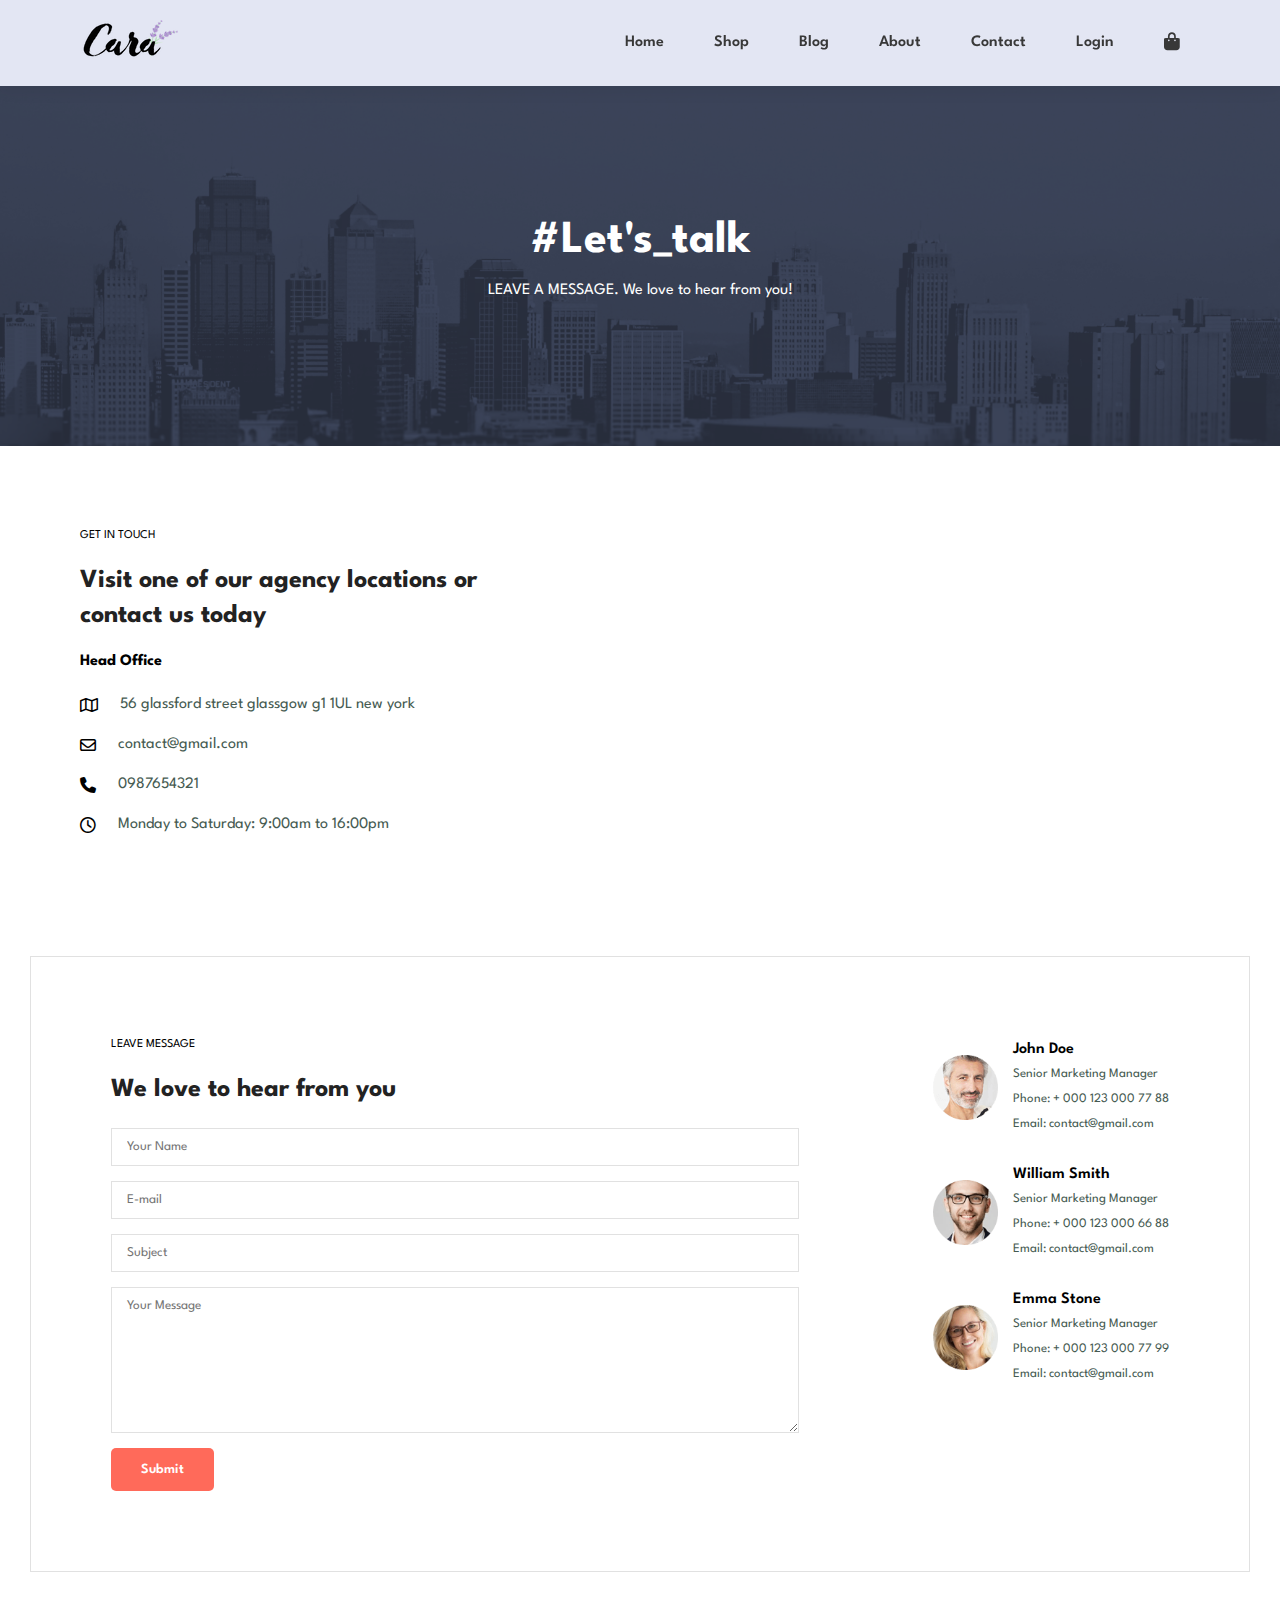
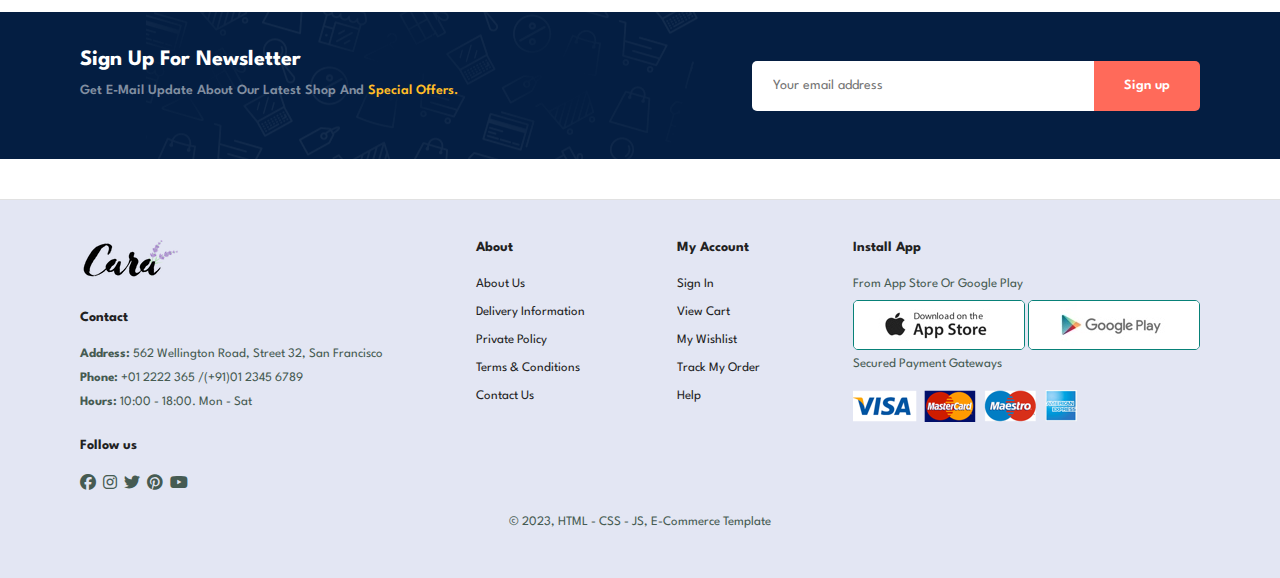
<file: public/contact.html>
<!DOCTYPE html>
<html lang="en">
    <head>
        <meta charset="UTF-8" />
        <meta http-equiv="X-UA-Compatible" content="IE=edge" />
        <meta name="viewport" content="width=device-width, initial-scale=1.0" />
        <title>Cara E-commerce</title>
        <link rel="stylesheet" href="https://cdnjs.cloudflare.com/ajax/libs/font-awesome/6.4.0/css/all.min.css" />

        <link rel="stylesheet" href="css/style.css" />
        <link rel="stylesheet" href="css/shop.css" />
        <link rel="stylesheet" href="css/contact.css" />
        <link rel="stylesheet" href="css/responsive.css" />
    </head>

    <body>
        <header id="header"></header>

        <section id="page-header" class="contact-header">
            <h2>#Let's_talk</h2>
            <p>LEAVE A MESSAGE. We love to hear from you!</p>
        </section>

        <section id="contact-details" class="section-p1">
            <div class="details">
                <span>get in touch</span>
                <h2>Visit one of our agency locations or contact us today</h2>
                <h3>Head Office</h3>
                <div class="contact-info">
                    <li>
                        <i class="fa-regular fa-map"></i>
                        <p>56 glassford street glassgow g1 1UL new york</p>
                    </li>
                    <li>
                        <i class="fa-regular fa-envelope"></i>
                        <p>contact@gmail.com</p>
                    </li>
                    <li>
                        <i class="fa-solid fa-phone"></i>
                        <p>0987654321</p>
                    </li>
                    <li>
                        <i class="fa-regular fa-clock"></i>
                        <p>Monday to Saturday: 9:00am to 16:00pm</p>
                    </li>
                </div>
            </div>
            <div class="map">
                <iframe
                    src="https://www.google.com/maps/embed?pb=!1m18!1m12!1m3!1d3725.292638171745!2d105.78486297539641!3d20.98090348065648!2m3!1f0!2f0!3f0!3m2!1i1024!2i768!4f13.1!3m3!1m2!1s0x3135accdd8a1ad71%3A0xa2f9b16036648187!2zSOG7jWMgdmnhu4duIEPDtG5nIG5naOG7hyBCxrB1IGNow61uaCB2aeG7hW4gdGjDtG5n!5e0!3m2!1svi!2s!4v1685533667847!5m2!1svi!2s"
                    width="600"
                    height="450"
                    style="border: 0"
                    allowfullscreen=""
                    loading="lazy"
                    referrerpolicy="no-referrer-when-downgrade"
                ></iframe>
            </div>
        </section>

        <section id="form-details">
            <form action="">
                <span>leave message</span>
                <h2>We love to hear from you</h2>
                <input type="text" placeholder="Your Name" />
                <input type="text" placeholder="E-mail" />
                <input type="text" placeholder="Subject" />
                <textarea name="" id="" cols="30" rows="10" placeholder="Your Message"></textarea>
                <button class="normal">Submit</button>
            </form>

            <div class="people">
                <div class="people-info">
                    <img src="./img/people/1.png" alt="" />
                    <p>
                        <span>John Doe</span> Senior Marketing Manager <br />
                        Phone: + 000 123 000 77 88 <br />
                        Email: contact@gmail.com
                    </p>
                </div>
                <div class="people-info">
                    <img src="./img/people/2.png" alt="" />
                    <p>
                        <span>William Smith</span> Senior Marketing Manager <br />
                        Phone: + 000 123 000 66 88 <br />
                        Email: contact@gmail.com
                    </p>
                </div>
                <div class="people-info">
                    <img src="./img/people/3.png" alt="" />
                    <p>
                        <span>Emma Stone</span> Senior Marketing Manager <br />
                        Phone: + 000 123 000 77 99 <br />
                        Email: contact@gmail.com
                    </p>
                </div>
            </div>
        </section>

        <section id="newsletter" class="section-p1 section-m1">
            <div class="newtext">
                <h4>sign up for newsletter</h4>
                <p>get e-mail update about our latest shop and <span>special offers.</span></p>
            </div>
            <div class="form">
                <input type="text" placeholder="Your email address" />
                <button class="normal">Sign up</button>
            </div>
        </section>

        <footer id="footer" class="section-p1"></footer>

        <script src="./js/navbar.js"></script>
        <script src="./js/footer.js"></script>
    </body>
</html>
</file>
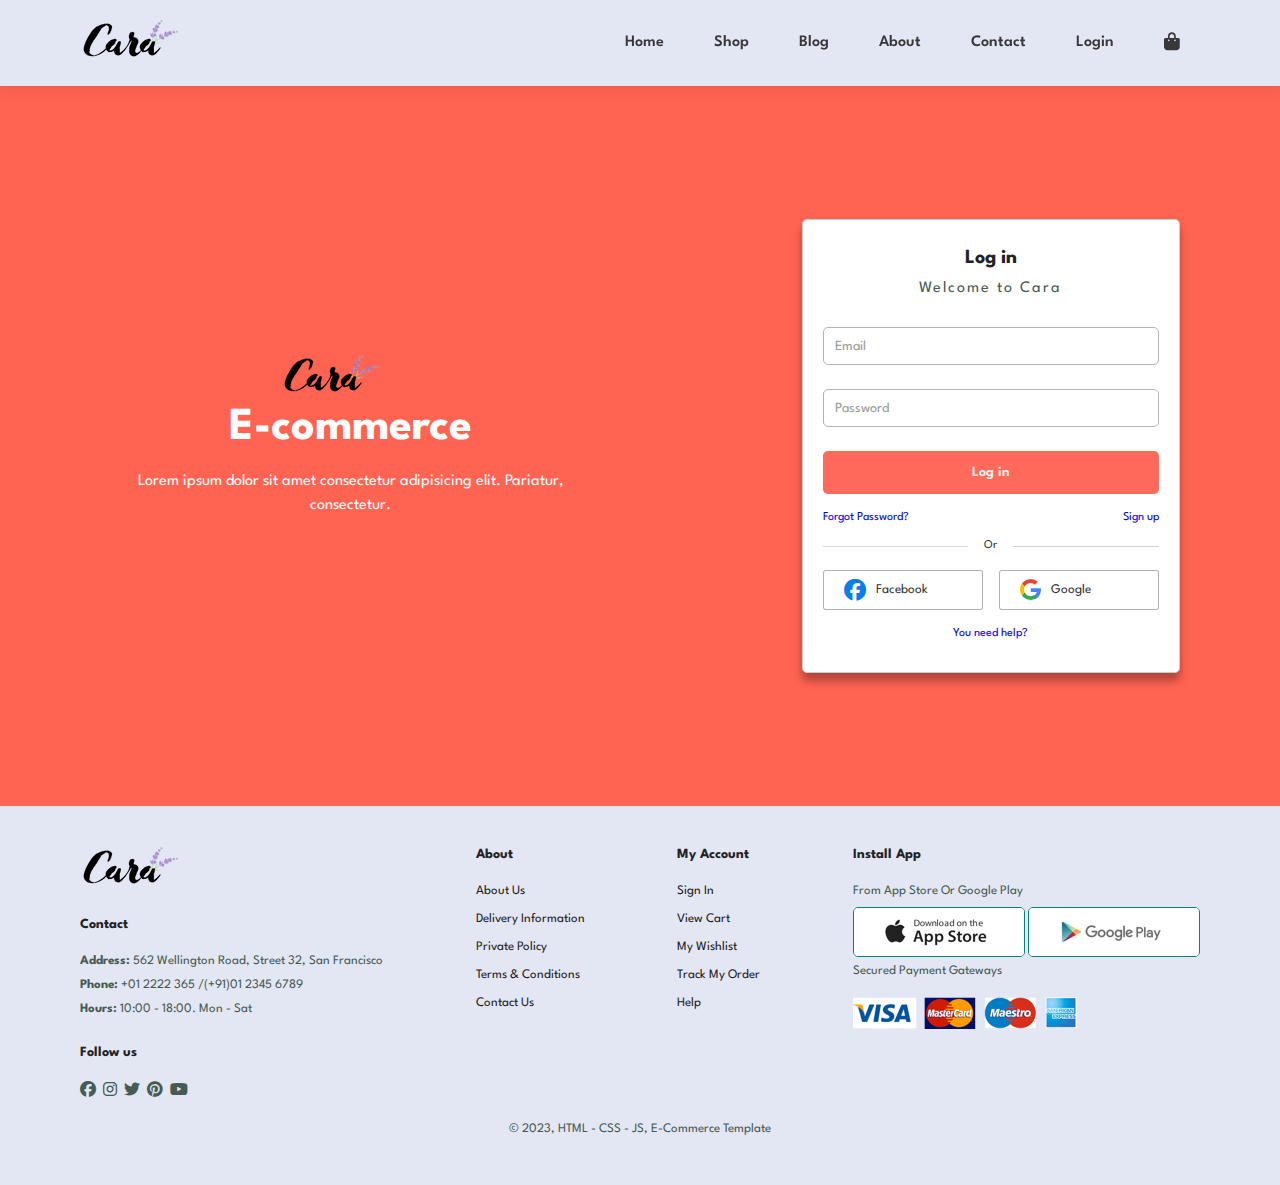
<file: public/login.html>
<!DOCTYPE html>
<html lang="en">
    <head>
        <meta charset="UTF-8" />
        <meta http-equiv="X-UA-Compatible" content="IE=edge" />
        <meta name="viewport" content="width=device-width, initial-scale=1.0" />
        <title>Cara E-commerce</title>
        <link rel="stylesheet" href="https://cdnjs.cloudflare.com/ajax/libs/font-awesome/6.4.0/css/all.min.css" />

        <link rel="stylesheet" href="./css/style.css" />
        <link rel="stylesheet" href="css/login.css" />
        <link rel="stylesheet" href="css/responsive.css" />
    </head>
    <body>
        <header id="header"></header>

        <div class="container">
            <div class="login-logo">
                <img src="./img/logo.png" alt="" />
                <h2>E-commerce</h2>
                <p>Lorem ipsum dolor sit amet consectetur adipisicing elit. Pariatur, consectetur.</p>
            </div>
            <div class="form">
                <form action="" method="post" id="form-login">
                    <h4 class="heading">Log in</h4>
                    <p class="desc">Welcome to Cara</p>
                    <div class="spacer"></div>
                    <div class="form-group">
                        <input type="text" name="email" class="form-control email" placeholder=" " />
                        <label for="email" class="form-label">Email</label>
                        <span class="form-message"></span>
                    </div>

                    <div class="form-group">
                        <input type="password" name="password" class="form-control password" placeholder=" " />
                        <label for="password" class="form-label">Password</label>
                        <span class="form-message"></span>
                    </div>

                    <button type="submit" class="form-submit normal">Log in</button>

                    <div class="req-pass">
                        <a href="#" class="recover-password">Forgot Password?</a>
                        <a href="register.html" class="sign-up">Sign up</a>
                    </div>

                    <div class="or">
                        <div></div>
                        <span>Or</span>
                        <div></div>
                    </div>

                    <div class="form-btn">
                        <button class="sign-in-btn sign-in-with-fb">
                            <i class="fb-icon fa-brands fa-facebook"></i>
                            <span>Facebook</span>
                        </button>
                        <button class="sign-in-btn sign-in-with-google">
                            <i class="fa-brands fa-google"></i>
                            <span>Google</span>
                        </button>
                    </div>

                    <div class="support">
                        <a href="#" class="">You need help?</a>
                    </div>
                </form>
            </div>
        </div>

        <footer id="footer" class="section-p1"></footer>

        <script src="./js/navbar.js"></script>
        <script src="./js/footer.js"></script>
        <script src="./js/script.js"></script>
        <script src="./js/validator.js"></script>
    </body>
</html>
</file>
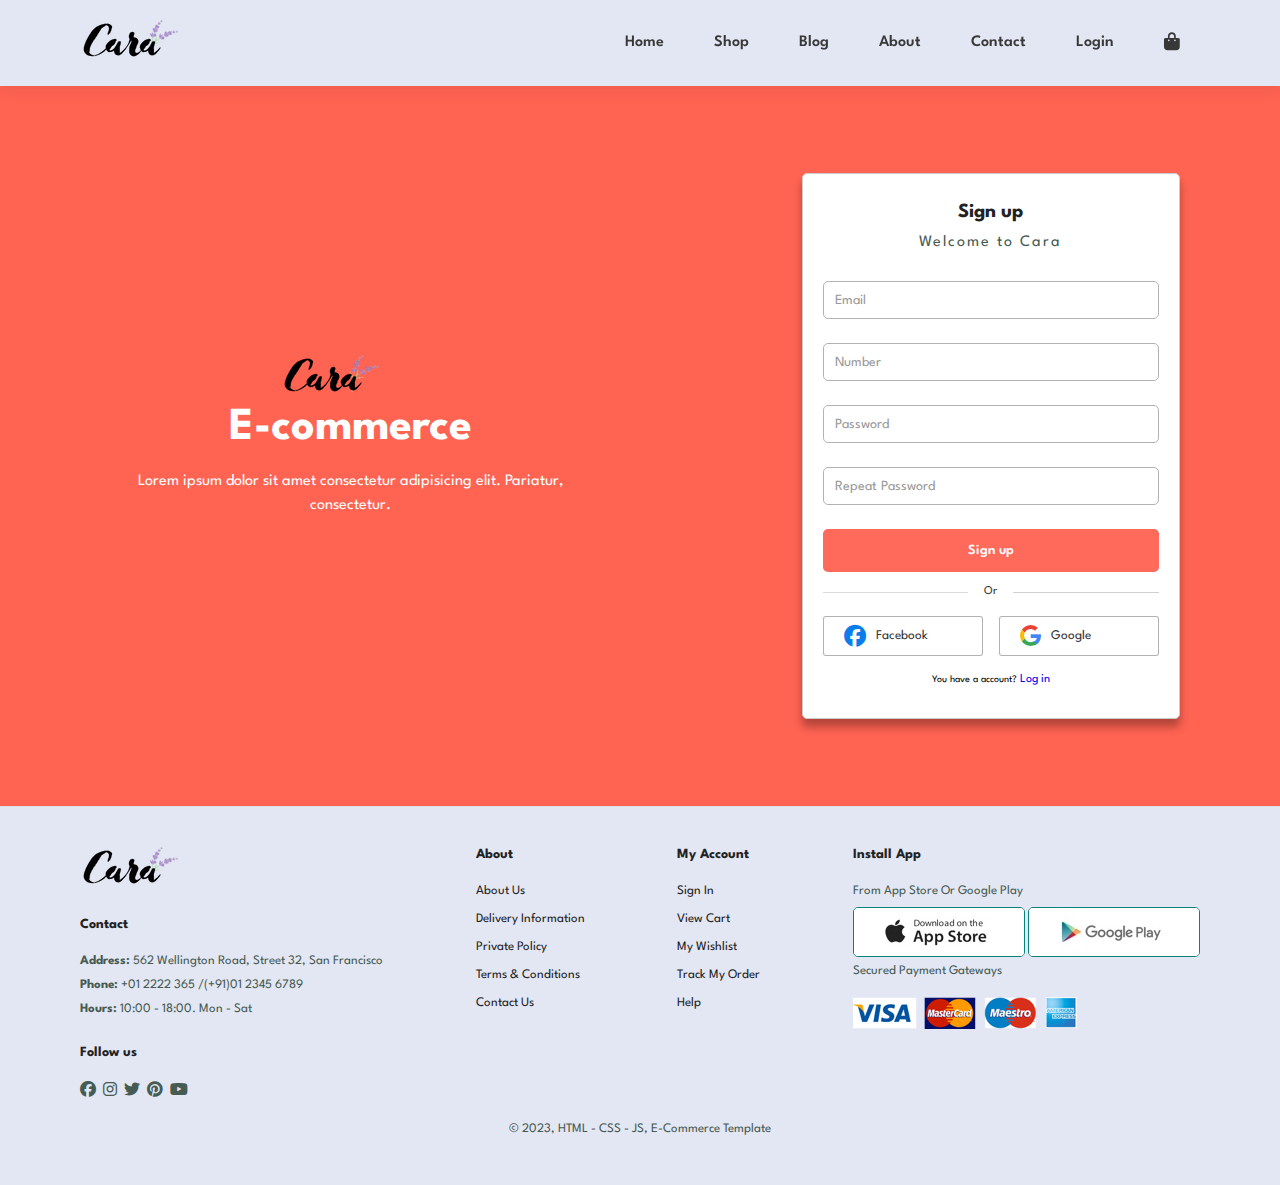
<file: public/register.html>
<!DOCTYPE html>
<html lang="en">
    <head>
        <meta charset="UTF-8" />
        <meta name="viewport" content="width=device-width, initial-scale=1.0" />
        <title>Cara E-commerce</title>
        <link rel="stylesheet" href="https://cdnjs.cloudflare.com/ajax/libs/font-awesome/6.4.0/css/all.min.css" />

        <link rel="stylesheet" href="./css/style.css" />
        <link rel="stylesheet" href="css/login.css" />
        <link rel="stylesheet" href="css/responsive.css" />
    </head>
    <body>
        <header id="header">
            <!-- <a href="index.html">
                <img src="./img/logo.png" alt="" class="logo" />
            </a>
            <div class="wrapper">
                <ul class="navbar">
                    <li><a href="index.html">Home</a></li>
                    <li><a href="shop.html">Shop</a></li>
                    <li><a href="blog.html">Blog</a></li>
                    <li><a href="about.html">About</a></li>
                    <li><a href="contact.html">Contact</a></li>
                    <li><a href="login.html">Login</a></li>
                    <li>
                        <a href="cart.html" class="cart-item">
                            <i class="fa-solid fa-bag-shopping"></i>
                        </a>
                    </li>
                    <i class="close fa-solid fa-xmark" onclick="hideMenuMobile()"></i>
                </ul>
            </div>
            <div class="mobile">
                <i class="cart-icon fa-solid fa-bag-shopping"></i>
                <i class="menu-icon fa-solid fa-outdent" onclick="showMenuMobile()"></i>
            </div> -->
        </header>

        <div class="container">
            <div class="login-logo">
                <img src="./img/logo.png" alt="" />
                <h2>E-commerce</h2>
                <p>Lorem ipsum dolor sit amet consectetur adipisicing elit. Pariatur, consectetur.</p>
            </div>

            <div class="form">
                <form action="" method="post" id="form-signup">
                    <h4 class="heading">Sign up</h4>
                    <p class="desc">Welcome to Cara</p>
                    <div class="spacer"></div>

                    <div class="form-group">
                        <input type="text" name="email" id="email" class="form-control" placeholder=" " />
                        <label for="email" class="form-label">Email</label>
                        <span class="form-message"></span>
                    </div>

                    <div class="form-group">
                        <input type="text" name="phone" id="phone-number" class="form-control" placeholder=" " />
                        <label for="phone" class="form-label">Number</label>
                        <span class="form-message"></span>
                    </div>

                    <div class="form-group">
                        <input type="password" name="password" id="password" class="form-control" placeholder=" " />
                        <label for="password" class="form-label">Password</label>
                        <span class="form-message"></span>
                    </div>

                    <div class="form-group">
                        <input type="password" name="repeat-password" id="repeat-password" class="form-control" placeholder=" " />
                        <label for="repeat-password" class="form-label">Repeat Password</label>
                        <span class="form-message"></span>
                    </div>

                    <button type="submit" class="form-submit normal">Sign up</button>

                    <div class="or">
                        <div></div>
                        <span>Or</span>
                        <div></div>
                    </div>

                    <div class="form-btn">
                        <button class="sign-in-btn sign-in-with-fb">
                            <i class="fb-icon fa-brands fa-facebook"></i>
                            <span>Facebook</span>
                        </button>
                        <button class="sign-in-btn sign-in-with-google">
                            <i class="fa-brands fa-google"></i>
                            <span>Google</span>
                        </button>
                    </div>

                    <div class="support">
                        <span>You have a account?</span>
                        <a href="login.html" class="">Log in</a>
                    </div>
                </form>
            </div>
        </div>

        <footer id="footer" class="section-p1"></footer>

        <script src="./js/navbar.js"></script>
        <script src="./js/footer.js"></script>
        <script src="./js/script.js"></script>
        <script src="./js/validator.js"></script>

        <script>
            validator({
                form: "#form-signup",
                rules: [
                    validator.isRequired("#email"),
                    validator.isEmail("#email"),
                    validator.isRequired("#phone-number"),
                    validator.isPhone("#phone-number"),
                    validator.isRequired("#password"),
                    validator.minLength("#password"),
                    validator.isRequired("#repeat-password"),
                    validator.minLength("#repeat-password"),
                ],
            });
        </script>
    </body>
</html>
</file>
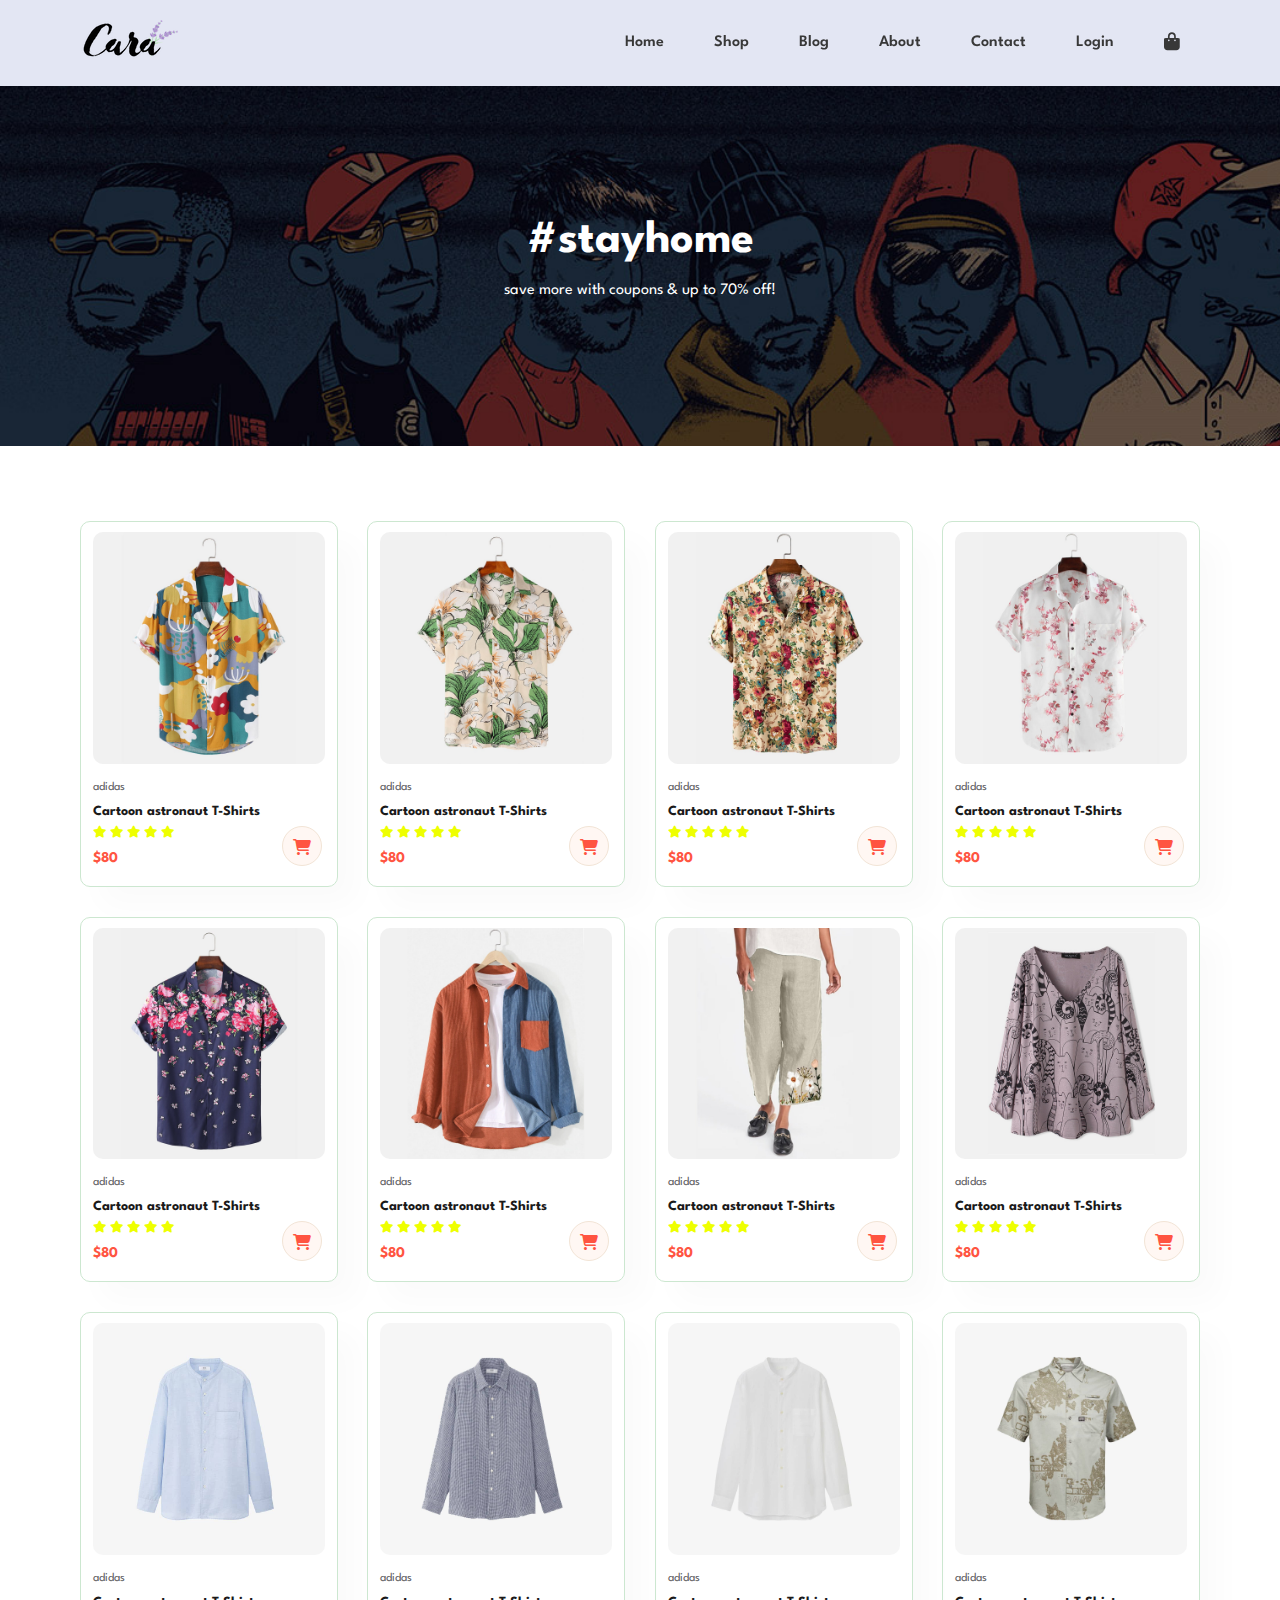
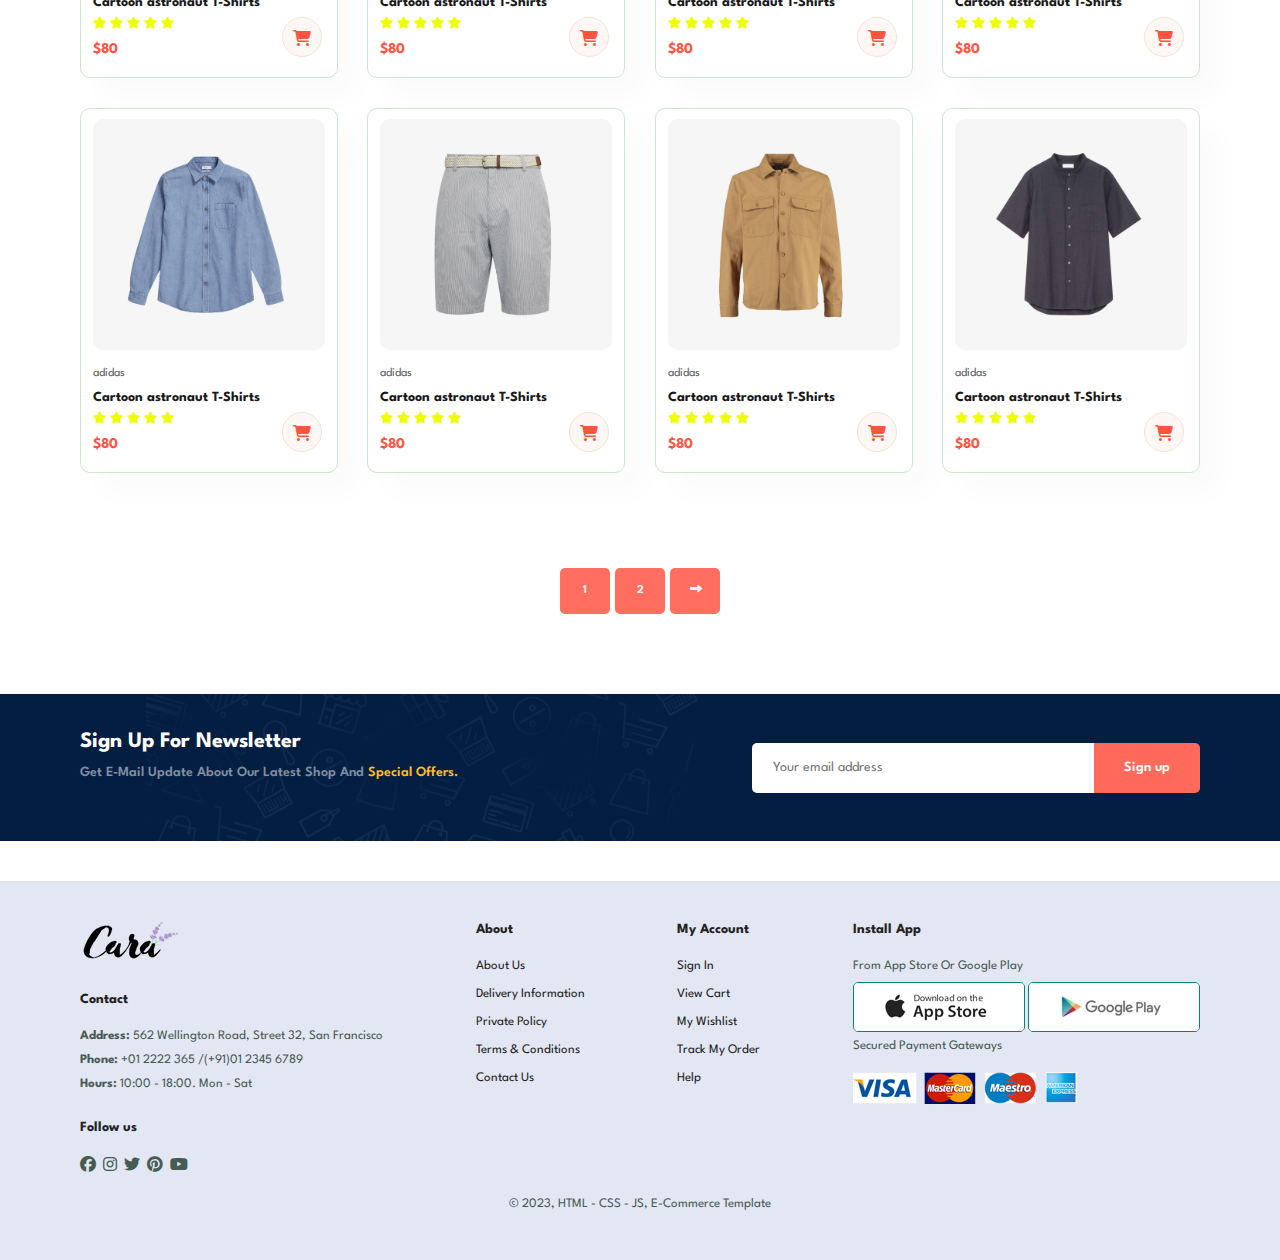
<file: public/shop.html>
<!DOCTYPE html>
<html lang="en">
    <head>
        <meta charset="UTF-8" />
        <meta http-equiv="X-UA-Compatible" content="IE=edge" />
        <meta name="viewport" content="width=device-width, initial-scale=1.0" />
        <title>Cara E-commerce</title>
        <link rel="stylesheet" href="https://cdnjs.cloudflare.com/ajax/libs/font-awesome/6.4.0/css/all.min.css" />

        <link rel="stylesheet" href="./css/style.css" />
        <link rel="stylesheet" href="./css/shop.css" />
        <link rel="stylesheet" href="./css/responsive.css" />
    </head>

    <body>
        <header id="header"></header>

        <section id="page-header">
            <h2>#stayhome</h2>
            <p>save more with coupons & up to 70% off!</p>
        </section>

        <section id="product1" class="section-p1">
            <div class="product-container">
                <div class="product" onclick="window.location.href='sproduct.html';">
                    <img class="product-img" src="./img/products/f1.jpg" alt="" />
                    <div class="product-desc">
                        <span class="brand">adidas</span>
                        <h5 class="product-title">Cartoon astronaut T-Shirts</h5>
                        <div class="star">
                            <i class="fa-solid fa-star"></i>
                            <i class="fa-solid fa-star"></i>
                            <i class="fa-solid fa-star"></i>
                            <i class="fa-solid fa-star"></i>
                            <i class="fa-solid fa-star"></i>
                        </div>
                        <h4 class="price">$80</h4>
                    </div>
                    <a href="#">
                        <i class="cart-icon fa-solid fa-cart-shopping"></i>
                    </a>
                </div>
                <div class="product" onclick="window.location.href='sproduct.html';">
                    <img class="product-img" src="./img/products/f2.jpg" alt="" />
                    <div class="product-desc">
                        <span class="brand">adidas</span>
                        <h5 class="product-title">Cartoon astronaut T-Shirts</h5>
                        <div class="star">
                            <i class="fa-solid fa-star"></i>
                            <i class="fa-solid fa-star"></i>
                            <i class="fa-solid fa-star"></i>
                            <i class="fa-solid fa-star"></i>
                            <i class="fa-solid fa-star"></i>
                        </div>
                        <h4 class="price">$80</h4>
                    </div>
                    <a href="#">
                        <i class="cart-icon fa-solid fa-cart-shopping"></i>
                    </a>
                </div>
                <div class="product" onclick="window.location.href='sproduct.html';">
                    <img class="product-img" src="./img/products/f3.jpg" alt="" />
                    <div class="product-desc">
                        <span class="brand">adidas</span>
                        <h5 class="product-title">Cartoon astronaut T-Shirts</h5>
                        <div class="star">
                            <i class="fa-solid fa-star"></i>
                            <i class="fa-solid fa-star"></i>
                            <i class="fa-solid fa-star"></i>
                            <i class="fa-solid fa-star"></i>
                            <i class="fa-solid fa-star"></i>
                        </div>
                        <h4 class="price">$80</h4>
                    </div>
                    <a href="#">
                        <i class="cart-icon fa-solid fa-cart-shopping"></i>
                    </a>
                </div>
                <div class="product">
                    <img class="product-img" src="./img/products/f4.jpg" alt="" />
                    <div class="product-desc">
                        <span class="brand">adidas</span>
                        <h5 class="product-title">Cartoon astronaut T-Shirts</h5>
                        <div class="star">
                            <i class="fa-solid fa-star"></i>
                            <i class="fa-solid fa-star"></i>
                            <i class="fa-solid fa-star"></i>
                            <i class="fa-solid fa-star"></i>
                            <i class="fa-solid fa-star"></i>
                        </div>
                        <h4 class="price">$80</h4>
                    </div>
                    <a href="#">
                        <i class="cart-icon fa-solid fa-cart-shopping"></i>
                    </a>
                </div>
                <div class="product">
                    <img class="product-img" src="./img/products/f5.jpg" alt="" />
                    <div class="product-desc">
                        <span class="brand">adidas</span>
                        <h5 class="product-title">Cartoon astronaut T-Shirts</h5>
                        <div class="star">
                            <i class="fa-solid fa-star"></i>
                            <i class="fa-solid fa-star"></i>
                            <i class="fa-solid fa-star"></i>
                            <i class="fa-solid fa-star"></i>
                            <i class="fa-solid fa-star"></i>
                        </div>
                        <h4 class="price">$80</h4>
                    </div>
                    <a href="#">
                        <i class="cart-icon fa-solid fa-cart-shopping"></i>
                    </a>
                </div>
                <div class="product">
                    <img class="product-img" src="./img/products/f6.jpg" alt="" />
                    <div class="product-desc">
                        <span class="brand">adidas</span>
                        <h5 class="product-title">Cartoon astronaut T-Shirts</h5>
                        <div class="star">
                            <i class="fa-solid fa-star"></i>
                            <i class="fa-solid fa-star"></i>
                            <i class="fa-solid fa-star"></i>
                            <i class="fa-solid fa-star"></i>
                            <i class="fa-solid fa-star"></i>
                        </div>
                        <h4 class="price">$80</h4>
                    </div>
                    <a href="#">
                        <i class="cart-icon fa-solid fa-cart-shopping"></i>
                    </a>
                </div>
                <div class="product">
                    <img class="product-img" src="./img/products/f7.jpg" alt="" />
                    <div class="product-desc">
                        <span class="brand">adidas</span>
                        <h5 class="product-title">Cartoon astronaut T-Shirts</h5>
                        <div class="star">
                            <i class="fa-solid fa-star"></i>
                            <i class="fa-solid fa-star"></i>
                            <i class="fa-solid fa-star"></i>
                            <i class="fa-solid fa-star"></i>
                            <i class="fa-solid fa-star"></i>
                        </div>
                        <h4 class="price">$80</h4>
                    </div>
                    <a href="#">
                        <i class="cart-icon fa-solid fa-cart-shopping"></i>
                    </a>
                </div>
                <div class="product">
                    <img class="product-img" src="./img/products/f8.jpg" alt="" />
                    <div class="product-desc">
                        <span class="brand">adidas</span>
                        <h5 class="product-title">Cartoon astronaut T-Shirts</h5>
                        <div class="star">
                            <i class="fa-solid fa-star"></i>
                            <i class="fa-solid fa-star"></i>
                            <i class="fa-solid fa-star"></i>
                            <i class="fa-solid fa-star"></i>
                            <i class="fa-solid fa-star"></i>
                        </div>
                        <h4 class="price">$80</h4>
                    </div>
                    <a href="#">
                        <i class="cart-icon fa-solid fa-cart-shopping"></i>
                    </a>
                </div>
                <div class="product">
                    <img class="product-img" src="./img/products/n1.jpg" alt="" />
                    <div class="product-desc">
                        <span class="brand">adidas</span>
                        <h5 class="product-title">Cartoon astronaut T-Shirts</h5>
                        <div class="star">
                            <i class="fa-solid fa-star"></i>
                            <i class="fa-solid fa-star"></i>
                            <i class="fa-solid fa-star"></i>
                            <i class="fa-solid fa-star"></i>
                            <i class="fa-solid fa-star"></i>
                        </div>
                        <h4 class="price">$80</h4>
                    </div>
                    <a href="#">
                        <i class="cart-icon fa-solid fa-cart-shopping"></i>
                    </a>
                </div>
                <div class="product">
                    <img class="product-img" src="./img/products/n2.jpg" alt="" />
                    <div class="product-desc">
                        <span class="brand">adidas</span>
                        <h5 class="product-title">Cartoon astronaut T-Shirts</h5>
                        <div class="star">
                            <i class="fa-solid fa-star"></i>
                            <i class="fa-solid fa-star"></i>
                            <i class="fa-solid fa-star"></i>
                            <i class="fa-solid fa-star"></i>
                            <i class="fa-solid fa-star"></i>
                        </div>
                        <h4 class="price">$80</h4>
                    </div>
                    <a href="#">
                        <i class="cart-icon fa-solid fa-cart-shopping"></i>
                    </a>
                </div>
                <div class="product">
                    <img class="product-img" src="./img/products/n3.jpg" alt="" />
                    <div class="product-desc">
                        <span class="brand">adidas</span>
                        <h5 class="product-title">Cartoon astronaut T-Shirts</h5>
                        <div class="star">
                            <i class="fa-solid fa-star"></i>
                            <i class="fa-solid fa-star"></i>
                            <i class="fa-solid fa-star"></i>
                            <i class="fa-solid fa-star"></i>
                            <i class="fa-solid fa-star"></i>
                        </div>
                        <h4 class="price">$80</h4>
                    </div>
                    <a href="#">
                        <i class="cart-icon fa-solid fa-cart-shopping"></i>
                    </a>
                </div>
                <div class="product">
                    <img class="product-img" src="./img/products/n4.jpg" alt="" />
                    <div class="product-desc">
                        <span class="brand">adidas</span>
                        <h5 class="product-title">Cartoon astronaut T-Shirts</h5>
                        <div class="star">
                            <i class="fa-solid fa-star"></i>
                            <i class="fa-solid fa-star"></i>
                            <i class="fa-solid fa-star"></i>
                            <i class="fa-solid fa-star"></i>
                            <i class="fa-solid fa-star"></i>
                        </div>
                        <h4 class="price">$80</h4>
                    </div>
                    <a href="#">
                        <i class="cart-icon fa-solid fa-cart-shopping"></i>
                    </a>
                </div>
                <div class="product">
                    <img class="product-img" src="./img/products/n5.jpg" alt="" />
                    <div class="product-desc">
                        <span class="brand">adidas</span>
                        <h5 class="product-title">Cartoon astronaut T-Shirts</h5>
                        <div class="star">
                            <i class="fa-solid fa-star"></i>
                            <i class="fa-solid fa-star"></i>
                            <i class="fa-solid fa-star"></i>
                            <i class="fa-solid fa-star"></i>
                            <i class="fa-solid fa-star"></i>
                        </div>
                        <h4 class="price">$80</h4>
                    </div>
                    <a href="#">
                        <i class="cart-icon fa-solid fa-cart-shopping"></i>
                    </a>
                </div>
                <div class="product">
                    <img class="product-img" src="./img/products/n6.jpg" alt="" />
                    <div class="product-desc">
                        <span class="brand">adidas</span>
                        <h5 class="product-title">Cartoon astronaut T-Shirts</h5>
                        <div class="star">
                            <i class="fa-solid fa-star"></i>
                            <i class="fa-solid fa-star"></i>
                            <i class="fa-solid fa-star"></i>
                            <i class="fa-solid fa-star"></i>
                            <i class="fa-solid fa-star"></i>
                        </div>
                        <h4 class="price">$80</h4>
                    </div>
                    <a href="#">
                        <i class="cart-icon fa-solid fa-cart-shopping"></i>
                    </a>
                </div>
                <div class="product">
                    <img class="product-img" src="./img/products/n7.jpg" alt="" />
                    <div class="product-desc">
                        <span class="brand">adidas</span>
                        <h5 class="product-title">Cartoon astronaut T-Shirts</h5>
                        <div class="star">
                            <i class="fa-solid fa-star"></i>
                            <i class="fa-solid fa-star"></i>
                            <i class="fa-solid fa-star"></i>
                            <i class="fa-solid fa-star"></i>
                            <i class="fa-solid fa-star"></i>
                        </div>
                        <h4 class="price">$80</h4>
                    </div>
                    <a href="#">
                        <i class="cart-icon fa-solid fa-cart-shopping"></i>
                    </a>
                </div>
                <div class="product">
                    <img class="product-img" src="./img/products/n8.jpg" alt="" />
                    <div class="product-desc">
                        <span class="brand">adidas</span>
                        <h5 class="product-title">Cartoon astronaut T-Shirts</h5>
                        <div class="star">
                            <i class="fa-solid fa-star"></i>
                            <i class="fa-solid fa-star"></i>
                            <i class="fa-solid fa-star"></i>
                            <i class="fa-solid fa-star"></i>
                            <i class="fa-solid fa-star"></i>
                        </div>
                        <h4 class="price">$80</h4>
                    </div>
                    <a href="#">
                        <i class="cart-icon fa-solid fa-cart-shopping"></i>
                    </a>
                </div>
            </div>
        </section>

        <section id="pagination" class="section-p1">
            <a href="#">1</a>
            <a href="#">2</a>
            <a href="#"><i class="fa-solid fa-right-long"></i></a>
        </section>

        <section id="newsletter" class="section-p1 section-m1">
            <div class="newtext">
                <h4>sign up for newsletter</h4>
                <p>get e-mail update about our latest shop and <span>special offers.</span></p>
            </div>
            <div class="form">
                <input type="text" placeholder="Your email address" />
                <button class="normal">Sign up</button>
            </div>
        </section>

        <footer id="footer" class="section-p1"></footer>

        <script src="./js/script.js"></script>
        <script src="./js/navbar.js"></script>
        <script src="./js/footer.js"></script>
    </body>
</html>
</file>
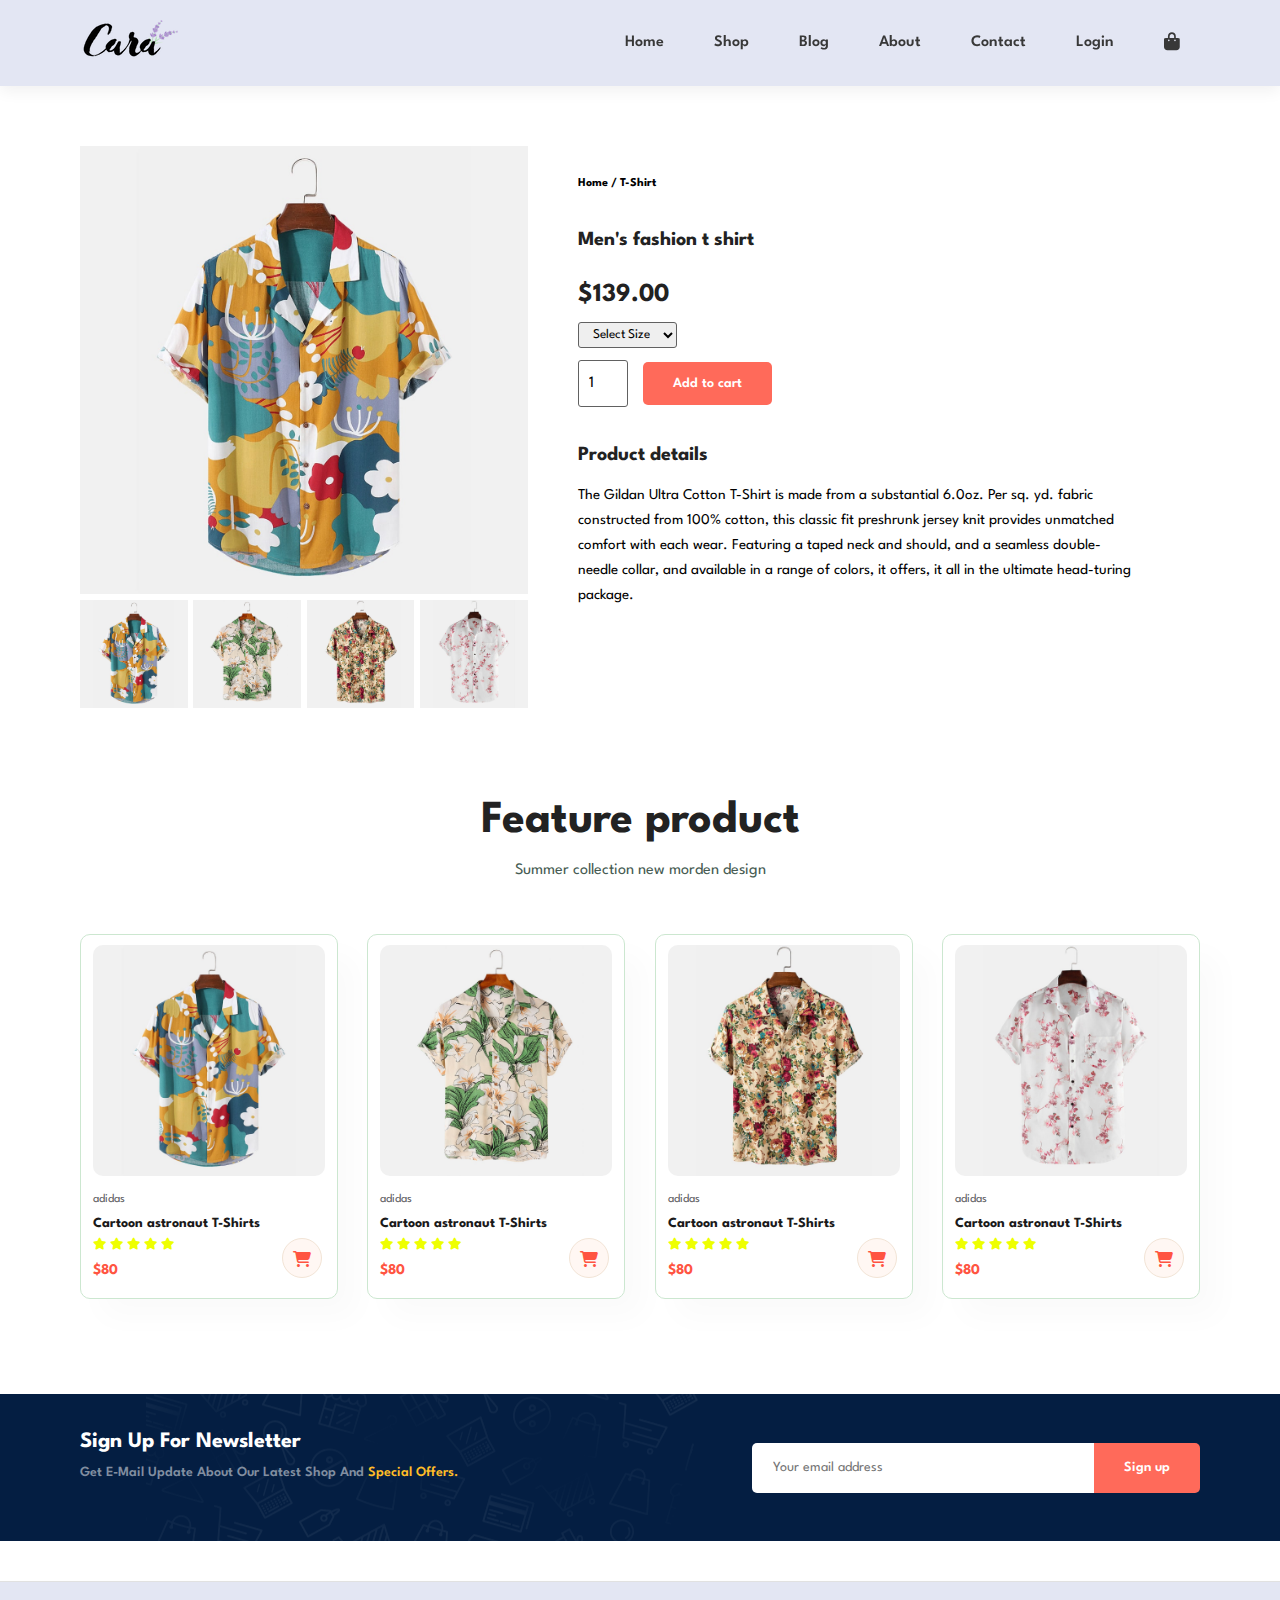
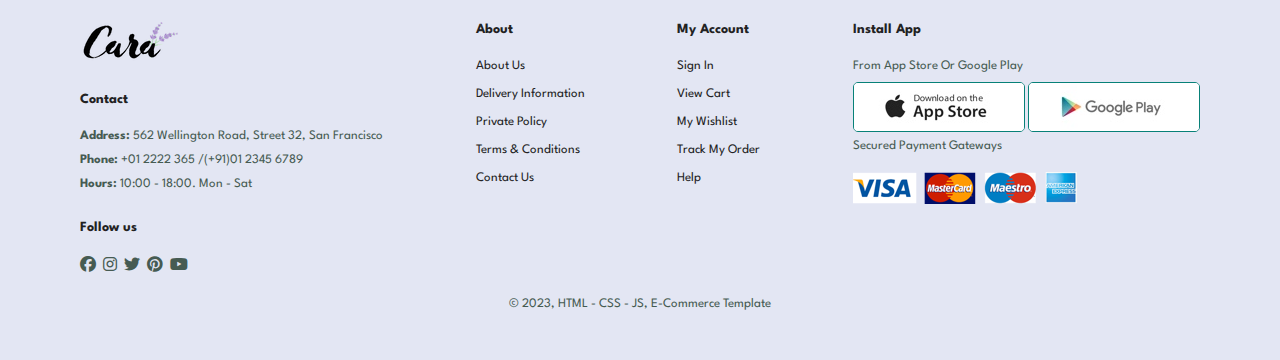
<file: public/sproduct.html>
<!DOCTYPE html>
<html lang="en">
    <head>
        <meta charset="UTF-8" />
        <meta http-equiv="X-UA-Compatible" content="IE=edge" />
        <meta name="viewport" content="width=device-width, initial-scale=1.0" />
        <title>Cara E-commerce</title>
        <link rel="stylesheet" href="https://cdnjs.cloudflare.com/ajax/libs/font-awesome/6.4.0/css/all.min.css" />

        <link rel="stylesheet" href="./css/style.css" />
        <link rel="stylesheet" href="./css/product.css" />
        <link rel="stylesheet" href="./css/responsive.css" />
    </head>

    <body>
        <header id="header"></header>

        <section id="product-details" class="section-p1">
            <div class="single-pro-img">
                <img src="./img/products/f1.jpg" width="100%" id="main-img" alt="" />
                <div class="small-img-group">
                    <div class="small-img-col">
                        <img src="./img/products/f1.jpg" width="100%" class="small-img" alt="" />
                    </div>
                    <div class="small-img-col">
                        <img src="./img/products/f2.jpg" width="100%" class="small-img" alt="" />
                    </div>
                    <div class="small-img-col">
                        <img src="./img/products/f3.jpg" width="100%" class="small-img" alt="" />
                    </div>
                    <div class="small-img-col">
                        <img src="./img/products/f4.jpg" width="100%" class="small-img" alt="" />
                    </div>
                </div>
            </div>

            <div class="single-pro-details">
                <h6>Home / T-Shirt</h6>
                <h4>Men's fashion t shirt</h4>
                <h2>$139.00</h2>
                <select>
                    <option value="0">Select Size</option>
                    <option value="1">S</option>
                    <option value="2">M</option>
                    <option value="3">L</option>
                    <option value="4">XL</option>
                    <option value="5">XXL</option>
                </select>
                <input type="number" value="1" id="pro-size" />
                <button class="normal">Add to cart</button>
                <h4>Product details</h4>
                <span>
                    The Gildan Ultra Cotton T-Shirt is made from a substantial 6.0oz. Per sq. yd. fabric constructed from 100% cotton, this classic
                    fit preshrunk jersey knit provides unmatched comfort with each wear. Featuring a taped neck and should, and a seamless
                    double-needle collar, and available in a range of colors, it offers, it all in the ultimate head-turing package.
                </span>
            </div>
        </section>

        <section id="product1" class="section-p1">
            <h2>Feature product</h2>
            <p>Summer collection new morden design</p>
            <div class="product-container">
                <div class="product">
                    <img class="product-img" src="./img/products/f1.jpg" alt="" />
                    <div class="product-desc">
                        <span class="brand">adidas</span>
                        <h5 class="product-title">Cartoon astronaut T-Shirts</h5>
                        <div class="star">
                            <i class="fa-solid fa-star"></i>
                            <i class="fa-solid fa-star"></i>
                            <i class="fa-solid fa-star"></i>
                            <i class="fa-solid fa-star"></i>
                            <i class="fa-solid fa-star"></i>
                        </div>
                        <h4 class="price">$80</h4>
                    </div>
                    <a href="#">
                        <i class="cart-icon fa-solid fa-cart-shopping"></i>
                    </a>
                </div>
                <div class="product">
                    <img class="product-img" src="./img/products/f2.jpg" alt="" />
                    <div class="product-desc">
                        <span class="brand">adidas</span>
                        <h5 class="product-title">Cartoon astronaut T-Shirts</h5>
                        <div class="star">
                            <i class="fa-solid fa-star"></i>
                            <i class="fa-solid fa-star"></i>
                            <i class="fa-solid fa-star"></i>
                            <i class="fa-solid fa-star"></i>
                            <i class="fa-solid fa-star"></i>
                        </div>
                        <h4 class="price">$80</h4>
                    </div>
                    <a href="#">
                        <i class="cart-icon fa-solid fa-cart-shopping"></i>
                    </a>
                </div>
                <div class="product">
                    <img class="product-img" src="./img/products/f3.jpg" alt="" />
                    <div class="product-desc">
                        <span class="brand">adidas</span>
                        <h5 class="product-title">Cartoon astronaut T-Shirts</h5>
                        <div class="star">
                            <i class="fa-solid fa-star"></i>
                            <i class="fa-solid fa-star"></i>
                            <i class="fa-solid fa-star"></i>
                            <i class="fa-solid fa-star"></i>
                            <i class="fa-solid fa-star"></i>
                        </div>
                        <h4 class="price">$80</h4>
                    </div>
                    <a href="#">
                        <i class="cart-icon fa-solid fa-cart-shopping"></i>
                    </a>
                </div>
                <div class="product">
                    <img class="product-img" src="./img/products/f4.jpg" alt="" />
                    <div class="product-desc">
                        <span class="brand">adidas</span>
                        <h5 class="product-title">Cartoon astronaut T-Shirts</h5>
                        <div class="star">
                            <i class="fa-solid fa-star"></i>
                            <i class="fa-solid fa-star"></i>
                            <i class="fa-solid fa-star"></i>
                            <i class="fa-solid fa-star"></i>
                            <i class="fa-solid fa-star"></i>
                        </div>
                        <h4 class="price">$80</h4>
                    </div>
                    <a href="#">
                        <i class="cart-icon fa-solid fa-cart-shopping"></i>
                    </a>
                </div>
            </div>
        </section>

        <section id="newsletter" class="section-p1 section-m1">
            <div class="newtext">
                <h4>sign up for newsletter</h4>
                <p>get e-mail update about our latest shop and <span>special offers.</span></p>
            </div>
            <div class="form">
                <input type="text" placeholder="Your email address" />
                <button class="normal">Sign up</button>
            </div>
        </section>

        <footer id="footer" class="section-p1"></footer>

        <script src="./js/script.js"></script>
        <script src="./js/navbar.js"></script>
        <script src="./js/footer.js"></script>
    </body>
</html>
</file>
<file: public/css/style.css>
/* @import "nav.css"; */
@import url("https://fonts.googleapis.com/css2?family=Spartan:wght@100;200;300;400;500;600;700;800;900&display=swap");
* {
    margin: 0;
    padding: 0;
    box-sizing: border-box;
    font-family: "Spartan", sans-serif;
}

html {
    font-size: 62.5%;
    line-height: 1.6rem;
    box-sizing: border-box;
    scroll-behavior: smooth;
}

/* Global Styles */

h1 {
    font-size: 50px;
    line-height: 64px;
    color: #222;
}

h2 {
    font-size: 46px;
    line-height: 54px;
    color: #222;
}

h4 {
    font-size: 20px;
    color: #222;
}

h6 {
    font-weight: 700;
    font-size: 12px;
}

p {
    font-size: 16px;
    color: #465b52;
    margin: 15px 0 20px 0;
}

.section-p1 {
    padding: 40px 80px;
}

.section-m1 {
    margin: 40px 0;
}

button.normal {
    font-size: 1.4rem;
    font-weight: 600;
    padding: 15px 30px;
    color: #000;
    background: #fff;
    border-radius: 5px;
    cursor: pointer;
    border: none;
    outline: none;
    transition: 0.3s;
}

button.white {
    font-size: 1.4rem;
    font-weight: 600;
    padding: 11px 18px;
    color: #fff;
    background: transparent;
    cursor: pointer;
    border: 1px solid #fff;
    outline: none;
    transition: 0.3s;
}

body {
    width: 100%;
}

/* Header start */
#header {
    display: flex;
    align-items: center;
    justify-content: space-between;
    padding: 20px 80px;
    background: #e3e6f3;
    box-shadow: 0 5px 15px rgba(0, 0, 0, 0.06);
    z-index: 999;
    position: sticky;
    top: 0;
    left: 0;
}

.navbar {
    display: flex;
    align-items: center;
    /* justify-content: center; */
    gap: 10px;
}

.navbar li {
    list-style: none;
    padding: 0 20px;
}

.navbar li a {
    text-decoration: none;
    font-size: 1.6rem;
    font-weight: 600;
    color: #383838;
    position: relative;
    transition: 0.3s ease;
}

.navbar li a i {
    font-size: 1.8rem;
}

.navbar li a:hover,
.navbar li a.active {
    color: #ff6a5a;
}

.navbar li a:not(.cart-item):after {
    content: "";
    position: absolute;
    bottom: -3px;
    left: 0;
    width: 100%;
    height: 2px;
    background: #ff6a5a;
    transform: scale(0);
    transition: transform 0.4s ease-in-out;
    transform-origin: right;
}

.navbar li a:hover::after {
    transform: scale(1);
    transform-origin: left;
}

.mobile {
    display: none;
    align-items: center;
}

.navbar .close {
    display: none;
}

/* Home page */
#hero {
    text-transform: capitalize;
    background-image: url("../img/hero4.png");
    background-size: cover;
    background-repeat: no-repeat;
    background-position: top 25% right 0;
    height: 90vh;
    width: 100%;
    padding: 0 80px;
    display: flex;
    flex-direction: column;
    align-items: flex-start;
    justify-content: center;
}

#hero h4 {
    padding-bottom: 15px;
}

#hero h1 {
    color: #ff6a5a;
}

#hero button {
    background-image: url("../img/button.png");
    background-color: transparent;
    background-repeat: no-repeat;
    padding: 14px 80px 14px 65px;
    color: #ff6a5a;
    cursor: pointer;
    font-weight: 700;
    font-size: 15px;
    border: none;
}

/* feature */
#feature {
    display: flex;
    align-items: center;
    justify-content: space-between;
    flex-wrap: wrap;
}

#feature .feature-box {
    width: 180px;
    text-align: center;
    padding: 25px 15px;
    text-transform: capitalize;
    box-shadow: 20px 20px 34px rgba(0, 0, 0, 0.03);
    border: 1px solid #cce7d0;
    border-radius: 5px;
    margin: 15px 0;
}

#feature .feature-box img {
    width: 100%;
    margin-bottom: 12px;
}

#feature .feature-box:hover {
    box-shadow: 10px 10px 54px rgba(85, 78, 234, 0.1);
}

#feature .feature-box h6 {
    display: inline-block;
    padding: 9px 8px 6px 8px;
    line-height: 1;
    border-radius: 5px;
    color: #ff6a5a;
    background-color: #fddde4;
}

#feature .feature-box:nth-child(2) h6 {
    background-color: #cdebbc;
}

#feature .feature-box:nth-child(3) h6 {
    background-color: #d1e8f2;
}

#feature .feature-box:nth-child(4) h6 {
    background-color: #cdd4f8;
}

#feature .feature-box:nth-child(5) h6 {
    background-color: #f6dbf6;
}

#feature .feature-box:nth-child(6) h6 {
    background-color: #fff2e5;
}

/* Product */
#product1 {
    text-align: center;
}

#product1 .product-container {
    display: flex;
    justify-content: space-between;
    padding-top: 20px;
    flex-wrap: wrap;
}

#product1 .product {
    width: 23%;
    min-width: 250px;
    padding: 10px 12px;
    margin: 15px 0;
    border: 1px solid #cce7d0;
    border-radius: 10px;
    cursor: pointer;
    box-shadow: 20px 20px 30px rgba(0, 0, 0, 0.02);
    transition: 0.2s ease;
    position: relative;
}

#product1 .product:hover {
    box-shadow: 20px 20px 30px rgba(0, 0, 0, 0.06);
}

#product1 .product-img {
    width: 100%;
    border-radius: 10px;
}

#product1 .product-desc {
    text-align: start;
    padding: 10px 0;
}

#product1 .product-desc .brand {
    color: #606063;
    font-size: 1.2rem;
}

#product1 .product-title {
    padding: 8px 0 6px;
    color: #1a1a1a;
    font-size: 1.4rem;
}

#product1 .star i {
    font-size: 1.2rem;
    color: #eeff00;
}

#product1 .price {
    padding-top: 8px;
    font-size: 1.5rem;
    font-weight: 700;
    color: #ff5441;
}

#product1 .cart-icon {
    width: 40px;
    height: 40px;
    line-height: 40px;
    font-size: 1.6rem;
    color: #ff5441;
    background: #fff7f3;
    border: 1px solid #f2e4d6;
    border-radius: 50px;
    position: absolute;
    bottom: 20px;
    right: 15px;
    transition: 0.5s ease;
}

#product1 .cart-icon:hover {
    background: #ff5441;
    color: #fff;
}

/* Banner */
#banner {
    display: flex;
    flex-direction: column;
    justify-content: center;
    align-items: center;
    text-align: center;
    text-transform: capitalize;
    background-image: url("../img/banner/b2.jpg");
    background-size: cover;
    background-repeat: no-repeat;
    background-position: center;
    width: 100%;
    height: 40vh;
}

#banner h4 {
    color: #fff;
    font-size: 1.6rem;
}

#banner h2 {
    color: #fff;
    font-size: 3rem;
    padding: 10px 0;
}

#banner h2 span {
    color: #ef3636;
}

#banner button:hover {
    background: #ff6a5a;
    color: #fff;
}

#sm-banner {
    display: flex;
    justify-content: space-between;
    flex-wrap: wrap;
}

#sm-banner .banner-box {
    display: flex;
    flex-direction: column;
    justify-content: center;
    align-items: flex-start;
    text-transform: capitalize;
    background-image: url("../img/banner/b17.jpg");
    background-size: cover;
    background-position: center;
    min-width: 49%;
    height: 50vh;
    padding: 30px;
}

#sm-banner .banner-box2 {
    background-image: url("../img/banner/b10.jpg");
}

#sm-banner h4 {
    color: #fff;
    font-size: 2rem;
    font-weight: 300;
}

#sm-banner h2 {
    color: #fff;
    font-size: 2.8rem;
    font-weight: 800;
}

#sm-banner span {
    color: #fff;
    font-size: 1.4rem;
    font-weight: 500;
    padding-bottom: 15px;
}

#sm-banner .banner-box:hover button {
    background-color: #ff6a5a;
    border: 1px solid #ff6a5a;
}

#banner3 {
    display: flex;
    justify-content: space-between;
    flex-wrap: wrap;
    padding: 0 80px;
}

#banner3 .banner-box {
    display: flex;
    flex-direction: column;
    justify-content: center;
    align-items: flex-start;
    background-image: url("../img/banner/b7.jpg");
    background-size: cover;
    background-position: center;
    min-width: 30%;
    height: 30vh;
    padding: 20px;
    margin-bottom: 20px;
}

#banner3 .banner-box2 {
    background-image: url("../img/banner/b4.jpg");
}

#banner3 .banner-box3 {
    background-image: url("../img/banner/b18.jpg");
}

#banner3 h2 {
    color: #fff;
    font-weight: 900;
    font-size: 2.2rem;
    text-transform: uppercase;
}

#banner3 h3 {
    color: #ec544e;
    font-weight: 800;
    font-size: 1.5rem;
    text-transform: capitalize;
}

/* letter */
#newsletter {
    display: flex;
    justify-content: space-between;
    flex-wrap: wrap;
    align-items: center;
    background-image: url("../img/banner/b14.jpg");
    background-repeat: no-repeat;
    background-position: 20% 30%;
    background-color: #041e42;
}

#newsletter h4 {
    font-size: 2.2rem;
    font-weight: 700;
    color: #fff;
    text-transform: capitalize;
}

#newsletter p {
    font-size: 1.4rem;
    font-weight: 600;
    color: #818ea0;
    text-transform: capitalize;
}

#newsletter p span {
    color: #ffbd27;
}

#newsletter .form {
    display: flex;
    width: 40%;
}

#newsletter input {
    height: 50px;
    padding: 0 20px;
    font-size: 1.4rem;
    width: 100%;
    border-radius: 5px;
    border: 1px solid transparent;
    outline: none;
    border-top-right-radius: 0;
    border-bottom-right-radius: 0;
}

#newsletter button {
    background-color: #ff6a5a;
    color: #fff;
    white-space: nowrap;
    border-top-left-radius: 0;
    border-bottom-left-radius: 0;
}

/* footer */
#footer {
    display: flex;
    flex-wrap: wrap;
    justify-content: space-between;
    border-top: 1px solid #e1e1e1;
    background: #e3e6f3;
}

#footer .col {
    display: flex;
    flex-direction: column;
    align-items: flex-start;
    margin-bottom: 20px;
}

#footer .logo {
    margin-bottom: 30px;
}

#footer h4 {
    font-size: 1.4rem;
    padding-bottom: 20px;
}

#footer p {
    font-size: 1.3rem;
    margin: 0 0 8px 0;
    text-transform: capitalize;
}

#footer a {
    font-size: 1.3rem;
    margin-bottom: 12px;
    color: #222;
    text-decoration: none;
    text-transform: capitalize;
    transition: 0.3s;
}

#footer .follow {
    margin-top: 20px;
}

#footer .follow i {
    color: #465b52;
    padding-right: 4px;
    font-size: 1.6rem;
    cursor: pointer;
    transition: 0.3s;
}

#footer .follow i:hover,
#footer a:hover {
    color: #ff6a5a;
}

#footer .install .row img {
    border: 1px solid #088178;
    border-radius: 5px;
}

#footer .install > img {
    margin: 10px 0 15px 0;
}

#footer .copyright {
    width: 100%;
    text-align: center;
}
</file>
<file: public/css/responsive.css>
/* Tablet */
@media (max-width: 799px) {
    .section-p1 {
        padding: 40px;
    }

    .navbar {
        display: flex;
        flex-direction: column;
        align-items: flex-start;
        justify-content: flex-start;
        position: fixed;
        top: 0;
        right: -300px;
        height: 100vh;
        width: 300px;
        background-color: #e3e6f3;
        box-shadow: 0 40px 60px rgba(0, 0, 0, 0.1);
        padding: 100px 0 0 10px;
        transition: 0.4s ease;
    }

    #header.active .navbar {
        right: 0;
    }

    .navbar li {
        margin-bottom: 25px;
    }

    .navbar li a {
        font-size: 1.8rem;
    }

    .navbar li .cart-item {
        display: none;
    }

    .mobile {
        display: flex;
        align-items: center;
    }

    .mobile i {
        color: #1a1a1a;
        font-size: 2.4rem;
        padding: 20px;
    }

    .navbar .close {
        display: initial;
        position: absolute;
        top: 35px;
        left: 30px;
        color: #222;
        font-size: 2.4rem;
    }

    #hero {
        height: 70vh;
        padding: 0 80px;
        background-position: top 30% right 30%;
    }

    #feature {
        justify-content: center;
    }

    #feature .feature-box {
        margin: 15px;
    }

    #product1 .product-container {
        justify-content: center;
    }

    #product1 .product {
        margin: 15px;
    }

    #banner {
        height: 20vh;
    }

    #sm-banner .banner-box {
        min-width: 100%;
        height: 30vh;
    }

    #banner3 {
        padding: 0 40px;
    }

    #banner3 .banner-box {
        width: 28%;
    }

    #sm-banner .banner-box2 {
        margin-top: 20px;
    }

    #newsletter .form {
        width: 70%;
    }

    /* Contact page */
    #form-details {
        padding: 40px;
    }

    #form-details form {
        width: 50%;
    }
}

/* Mobile */
@media (max-width: 477px) {
    h2 {
        font-size: 30px;
    }

    h1 {
        font-size: 38px;
    }

    .section-p1 {
        padding: 20px;
    }

    #header {
        padding: 10px 20px;
    }

    .navbar li a {
        font-size: 1.8rem;
    }

    .mobile i {
        font-size: 2.1rem;
    }

    #hero {
        padding: 0 20px;
        background-position: 55%;
    }

    #feature {
        justify-content: space-around;
    }

    #feature .feature-box {
        width: 160px;
        margin: 0 0 15px 0;
    }

    #product1 .product {
        width: 100%;
    }

    #banner {
        height: 40vh;
    }

    #sm-banner .banner-box {
        height: 40vh;
    }

    #sm-banner .banner-box2 {
        margin-top: 20px;
    }

    #banner3 {
        padding: 0 20px;
    }

    #banner3 .banner-box {
        width: 100%;
    }

    #newsletter {
        padding: 40px 20px;
    }

    #newsletter .form {
        width: 100%;
    }

    #footer .copyright {
        text-align: start;
    }

    /* Single product */
    #product-details {
        display: flex;
        flex-direction: column;
    }

    #product-details .single-pro-img {
        width: 100%;
        margin-right: 0;
    }

    .single-pro-details {
        width: 100%;
    }

    /* Blog page */
    #blog {
        padding: 100px 20px 0 20px;
    }

    #blog .blog-box {
        display: flex;
        flex-direction: column;
        align-items: flex-start;
    }

    #blog .blog-img {
        width: 100%;
        margin-right: 0;
        margin-bottom: 30px;
    }

    #blog .blog-details {
        width: 100%;
    }

    #blog .blog-details h4 {
        text-transform: capitalize;
        line-height: 2.6rem;
    }

    #blog .blog-details p {
        line-height: 2rem;
    }

    /* About page */
    #about-head {
        flex-direction: column;
    }

    #about-head img {
        width: 100%;
        margin-bottom: 20px;
    }

    #about-head .wrapper {
        padding-left: 0;
    }

    #about-app .video {
        width: 100%;
    }

    /* Contact page */
    #contact-details {
        flex-direction: column;
    }

    #contact-details .details {
        width: 100%;
        margin-bottom: 30px;
    }

    #contact-details .contact-info p {
        line-height: 2.2rem;
    }

    #contact-details .map {
        width: 100%;
    }

    #form-details {
        /* flex-direction: column; */
        margin: 10px;
        padding: 30px 10px;
        flex-wrap: wrap;
    }

    #form-details form {
        width: 100%;
        margin-bottom: 30px;
    }

    /* Cart page */
    #cart-add {
        flex-direction: column;
    }

    #cart-add #coupon {
        width: 100%;
    }

    #subtotal {
        width: 100%;
        padding: 20px;
    }

    #coupon .form-group input {
        width: 70%;
    }

    #subtotal button {
        width: 100%;
    }
}
</file>
<file: public/css/shop.css>
#page-header {
    background-image: url("../img/banner/b1.jpg");
    background-size: cover;
    width: 100%;
    height: 40vh;
    display: flex;
    flex-direction: column;
    justify-content: center;
    align-items: center;
    padding: 15px;
}

#page-header h2,
#page-header p {
    color: #fff;
}

#pagination {
    text-align: center;
}

#pagination a {
    display: inline-block;
    width: 50px;
    text-decoration: none;
    background-color: #ff6e5e;
    padding: 15px 20px;
    border-radius: 5px;
    color: #fff;
    font-weight: 600;
    font-size: 1.2rem;
    text-align: center;
    margin: 0 1px;
}

/* #pagination a i {
    font-size: 1.4rem;
    font-weight: 600;
} */
</file>
<file: public/css/blog.css>
#page-header.blog-header {
    background-image: url("../img/banner/b19.jpg");
    background-size: cover;
    width: 100%;
    height: 40vh;
    display: flex;
    flex-direction: column;
    justify-content: center;
    align-items: center;
    padding: 15px;
}

#blog {
    padding: 150px 150px 0 150px;
}

#blog .blog-box {
    display: flex;
    align-items: center;
    width: 100%;
    position: relative;
    padding-bottom: 90px;
}

#blog .blog-img {
    width: 50%;
    margin-right: 40px;
}

#blog .blog-img img {
    width: 100%;
    height: 300px;
    object-fit: cover;
}

#blog .blog-details {
    width: 50%;
}

#blog .blog-details h4 {
    text-transform: capitalize;
}

#blog .blog-details a {
    text-transform: uppercase;
    text-decoration: none;
    position: relative;
    font-size: 1.2rem;
    font-weight: 700;
    color: #000;
    transition: 0.3s;
}

#blog .blog-details a::after {
    content: "";
    position: absolute;
    top: 6px;
    right: -60px;
    width: 50px;
    height: 1px;
    background-color: #000;
    transition: 0.3s;
}

#blog .blog-details a:hover {
    color: #ff860d;
}

#blog .blog-details a:hover::after {
    background-color: #ff860d;
}

#blog .blog-box h1 {
    position: absolute;
    top: -40px;
    left: 0;
    font-size: 7rem;
    font-weight: 700;
    color: #c9cdce;
    z-index: -10;
}
</file>
<file: public/css/contact.css>
#page-header.contact-header {
    background-image: url("../img/about/banner.png");
}

#contact-details {
    display: flex;
    align-items: center;
    justify-content: space-between;
}

#contact-details .details {
    width: 40%;
}

#contact-details .details span,
#form-details form span {
    font-size: 1.2rem;
    text-transform: uppercase;
}

#contact-details .details h2,
#form-details form h2 {
    font-size: 2.6rem;
    line-height: 3.5rem;
    padding: 20px 0;
}

#contact-details .details h3 {
    font-size: 1.6rem;
    margin-bottom: 15px;
}

#contact-details .contact-info li {
    list-style: none;
    display: flex;
    align-items: center;
    padding: 12px 0;
}

#contact-details .contact-info li i {
    font-size: 1.6rem;
    margin-right: 22px;
}

#contact-details .contact-info li p {
    margin: 0;
    font-size: 1.6rem;
}

#contact-details .map {
    width: 55%;
    height: 400px;
}

#contact-details .map iframe {
    width: 100%;
    height: 100%;
}

#form-details {
    display: flex;
    justify-content: space-between;
    margin: 30px;
    padding: 80px;
    border: 1px solid #e1e1e1;
}

#form-details form {
    width: 65%;
    display: flex;
    flex-direction: column;
    align-items: flex-start;
}

#form-details form input,
#form-details form textarea {
    width: 100%;
    padding: 12px 15px;
    outline: none;
    margin-bottom: 15px;
    border: 1px solid #e1e1e1;
}

#form-details form button {
    background-color: #ff6a5a;
    color: #fff;
}

#form-details .people {
    padding-bottom: 25px;
}

#form-details .people-info {
    display: flex;
    align-items: center;
    padding-bottom: 25px;
}

#form-details .people-info img {
    width: 65px;
    height: 65px;
    object-fit: cover;
    margin-right: 15px;
}

#form-details .people-info p {
    margin: 0;
    font-size: 1.3rem;
    line-height: 2.5rem;
}

#form-details .people-info p span {
    display: block;
    font-size: 1.6rem;
    font-weight: 600;
    color: #000;
}
</file>
<file: public/css/cart.css>
#cart {
    overflow-x: auto;
}

#cart table {
    width: 100%;
    border-collapse: collapse;
    table-layout: fixed;
    white-space: nowrap;
}

#cart .pro-img img {
    width: 80px;
}

#cart table .remove {
    width: 100px;
    font-size: 1.4rem;
    text-align: center;
}

#cart table .remove a {
    display: inline-block;
    padding: 15px;
}

#cart table .remove a i {
    font-size: 1.6rem;
    color: #222;
    transition: 0.3s ease;
}

#cart table .remove a:hover i {
    color: #ff6a5a;
}

#cart table .pro-img {
    width: 150px;
    text-align: center;
}

#cart table .pro-title {
    width: 250px;
    font-size: 1.4rem;
    text-align: center;
}

#cart table .price,
#cart table .quantity,
#cart table .subtotal {
    width: 150px;
    font-size: 1.4rem;
    text-align: center;
}

#cart table .quantity input {
    width: 70px;
    font-size: 1.4rem;
    padding: 10px 5px 10px 15px;
    border: 1px solid #777777;
    border-radius: 3px;
    outline: none;
}

#cart table thead {
    border: 1px solid #e2e9e1;
    border-left: none;
    border-right: none;
}

#cart table thead td {
    font-weight: 700;
    text-transform: uppercase;
    font-size: 1.2rem !important;
    padding: 18px 0;
}

#cart .cart-box .product-item td {
    padding-top: 15px;
}

#cart-add {
    display: flex;
    flex-wrap: wrap;
    justify-content: space-between;
}

#cart-add #coupon {
    width: 50%;
    margin-bottom: 30px;
}

#coupon h3,
#subtotal h3 {
    font-size: 1.6rem;
    padding-bottom: 15px;
    text-transform: capitalize;
}

#coupon .form-group input {
    padding: 10px 20px;
    outline: none;
    width: 60%;
    margin-right: 12px;
    border: 1px solid #e2e9e1;
}

#coupon .form-group button,
#subtotal button {
    color: #fff;
    background-color: #ff6a5a;
    padding: 12px 20px;
}

#subtotal {
    width: 50%;
    padding: 30px;
    margin-bottom: 30px;
    border: 1px solid #e2e9e1;
}

#subtotal table {
    width: 100%;
    margin-bottom: 20px;
    border-collapse: collapse;
}

#subtotal table td {
    width: 50%;
    padding: 10px;
    font-size: 1.3rem;
    border: 1px solid #e2e9e1;
}
</file>
<file: public/css/login.css>
body {
    width: 100%;
    min-height: 100vh;
}

.container {
    display: flex;
    align-items: center;
    justify-content: space-around;
    margin: auto 0;
    min-height: 80vh;
    width: 100%;
    background-color: #ff6352;
}

.login-logo {
    text-align: center;
}

.login-logo h2 {
    color: #fff;
}

.login-logo p {
    max-width: 500px;
    color: #fff;
    line-height: 2.4rem;
}

.form {
    padding: 30px 20px;
    text-align: center;
    border: 1px solid #cbcbcb;
    border-radius: 5px;
    background-color: #fff;
    box-shadow: 0 8px 8px rgba(0, 0, 0, 0.3);
}

.form .desc {
    letter-spacing: 2px;
}

.spacer {
    margin-top: 30px;
}

.form-group {
    display: flex;
    flex-direction: column;
    margin-top: 20px;
    position: relative;
}

.form-label,
.form-message {
    text-align: left;
}

.form-control {
    padding: 8px 12px;
    height: 38px;
    border: 1px solid #b3b3b3;
    outline: none;
    border-radius: 5px;
    font-size: 1.6rem;
    transition: 0.3s ease;
}

.form-label {
    font-size: 1.4rem;
    position: absolute;
    top: 12px;
    left: 12px;
    color: #999;
    user-select: none;
    pointer-events: none;
    transition: 0.3s ease;
}

.form-message {
    font-size: 1.2rem;
    line-height: 1.6rem;
    padding: 4px 0 0;
    max-width: 300px;
}

.form-group.invalid .form-control {
    border-color: #f33a58;
}

.form-group.invalid .form-message {
    color: #f33a58;
}

.form-submit {
    margin-top: 20px;
    color: #fff !important;
    width: 100% !important;
    background-color: #ff6a5a !important;
}

.form-submit:hover {
    opacity: 0.9;
}

.form-control:not(:placeholder-shown) + .form-label,
.form-control:focus + .form-label {
    top: -8px;
    left: 14px;
    display: inline-block;
    background-color: #fff;
    color: #ff6a5a;
}

.req-pass {
    display: flex;
    margin-top: 16px;
    justify-content: space-between;
}

.req-pass a {
    font-size: 1.2rem;
    text-decoration: none;
}

.or {
    display: flex;
    font-size: 1.3rem;
    margin-top: 12px;
    color: #333;
}

.or span {
    padding: 0 16px;
    font-size: 1.2rem;
}

.or > div {
    margin-top: 8px;
}

.or div:first-child {
    height: 1px;
    width: 100%;
    background-color: #dbdbdb;
    flex: 1;
}

.or div:last-child {
    height: 1px;
    width: 100%;
    background-color: #d0d0d0;
    flex: 1;
}

.form-btn {
    display: flex;
    justify-content: space-between;
    flex-wrap: wrap;
    margin-top: 16px;
}

.form-btn button {
    display: flex;
    align-items: center;
    text-align: left;
    width: 160px;
    padding: 8px 16px;
    background-color: #fff;
    color: #333;
    outline: none;
    border-radius: 3px;
    border: 1px solid rgba(0, 0, 0, 0.3);
    cursor: pointer;
}

.sign-in-btn:hover {
    background-color: #fbfbfb;
}

.form-btn .sign-in-btn i {
    font-size: 2.2rem;
    margin-left: 4px;
}

.form-btn .sign-in-btn span {
    margin-left: 10px;
}

.sign-in-with-google {
    margin-left: 16px;
}

.sign-in-with-fb i {
    color: #097deb;
}

.sign-in-with-google i {
    background: conic-gradient(from -45deg, #ea4335 110deg, #4285f4 90deg 180deg, #34a853 180deg 270deg, #fbbc05 270deg) 73% 55% / 150% 150% no-repeat;
    -webkit-background-clip: text;
    background-clip: text;
    color: transparent;
    -webkit-text-fill-color: transparent;
}

.support {
    margin-top: 16px;
}

.support a {
    font-size: 1.2rem;
    text-decoration: none;
}

@media (max-width: 799px) {
    .container {
        flex-direction: column;
    }

    .login-logo {
        display: none;
    }
}

@media (max-width: 477px) {
    .container {
        /* min-height: 70vh; */
        flex-direction: column;
    }

    .login-logo {
        display: none;
    }
}
</file>
<file: public/css/product.css>
#product-details {
    display: flex;
    margin-top: 20px;
}

#product-details .single-pro-img {
    width: 40%;
    margin-right: 50px;
}

.small-img-group {
    display: flex;
    justify-content: space-between;
}

.small-img-col {
    flex-basis: 24%;
    cursor: pointer;
}

.single-pro-details {
    width: 50%;
    padding-top: 30px;
}

.single-pro-details h4 {
    padding: 40px 0 20px 0;
}

.single-pro-details h2 {
    font-size: 2.6rem;
}

.single-pro-details select {
    display: block;
    padding: 5px 10px;
    margin-bottom: 12px;
    outline: none;
    border-radius: 3px;
    border: 1px solid #616161;
}

.single-pro-details input {
    width: 50px;
    height: 47px;
    padding-left: 10px;
    font-size: 1.6rem;
    margin-right: 12px;
    outline: none;
    border-radius: 3px;
    border: 1px solid #616161;
}

.single-pro-details button {
    background-color: #ff6a5a;
    color: #fff;
}

.single-pro-details span {
    font-size: 1.5rem;
    line-height: 2.5rem;
}
</file>
